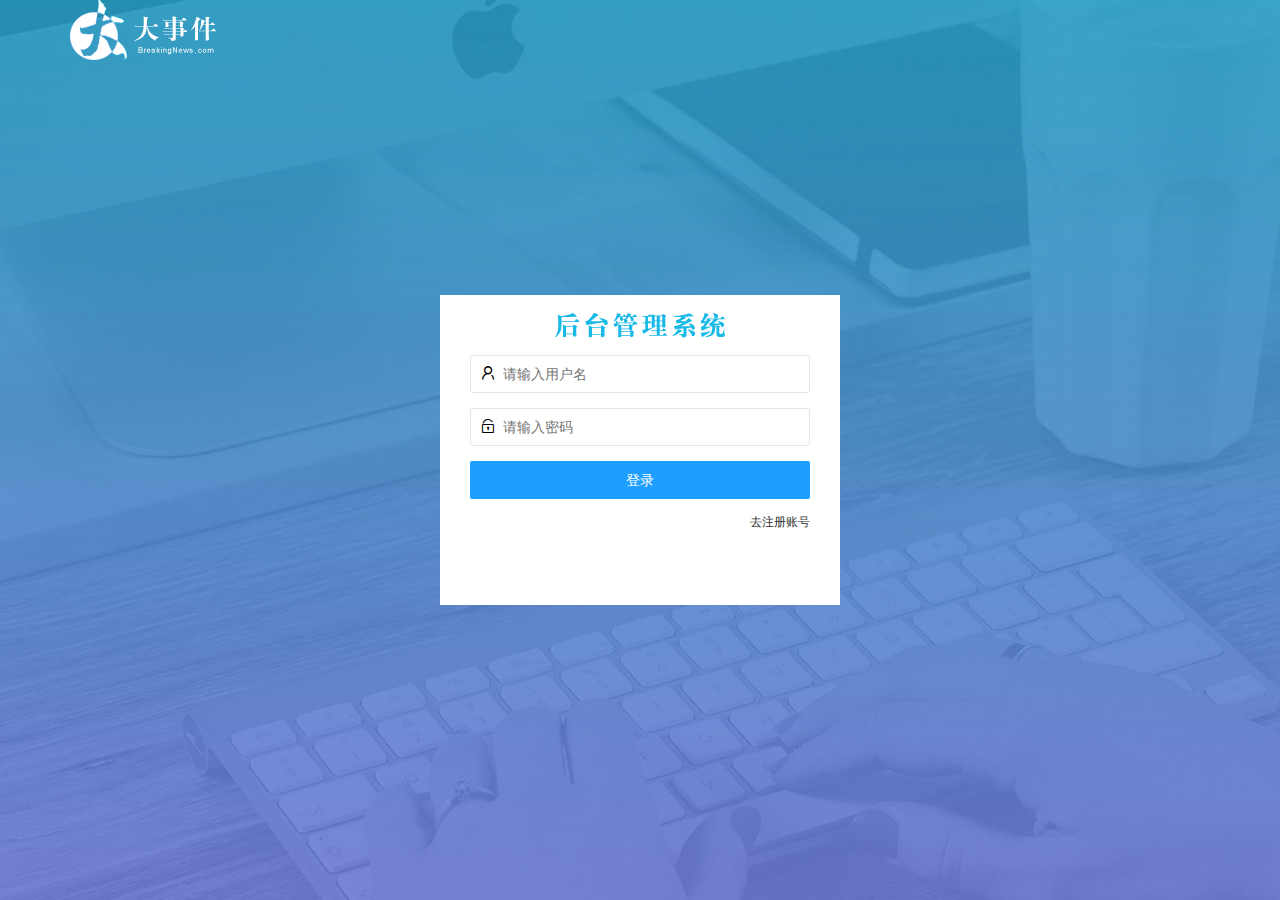
<file: login.html>
<!DOCTYPE html>
<html lang="en">

<head>
    <meta charset="UTF-8" />
    <meta name="viewport" content="width=device-width, initial-scale=1.0" />
    <title>大事件-登录/注册</title>
    <!-- 导入 LayUI 的样式 -->
    <link rel="stylesheet" href="/assets/lib/layui/css/layui.css" />
    <!-- 导入自己的样式表 -->
    <link rel="stylesheet" href="/assets/css/login.css" />
</head>

<body>
    <!-- 头部的 Logo 区域 -->
    <div class="layui-main">
        <img src="/assets/images/logo.png" alt="" />
    </div>

    <!-- 登录注册区域 -->
    <div class="loginAndRegBox">
        <div class="title-box"></div>
        <!-- 登录的div -->
        <div class="login-box">
            <!-- 登录的表单 -->
            <form class="layui-form" id="login_form">
                <!-- 用户名 -->
                <div class="layui-form-item">
                    <i class="layui-icon layui-icon-username"></i>
                    <input type="text" name="username" required lay-verify="required" placeholder="请输入用户名"
                        autocomplete="off" class="layui-input" />
                </div>
                <!-- 密码 -->
                <div class="layui-form-item">
                    <i class="layui-icon layui-icon-password"></i>
                    <input type="password" name="password" required lay-verify="required|pwd" placeholder="请输入密码"
                        autocomplete="off" class="layui-input" />
                </div>
                <!-- 登录按钮 -->
                <div class="layui-form-item">
                    <!-- 注意：表单提交按钮和普通按钮的区别，就是 lay-submit 属性 -->
                    <button class="layui-btn layui-btn-fluid layui-btn-normal" lay-submit>登录</button>
                </div>
                <div class="layui-form-item links">
                    <a href="javascript:;" id="link_reg">去注册账号</a>
                </div>
            </form>
        </div>
        <!-- 注册的div -->
        <div class="reg-box">
            <!-- 注册的表单 -->
            <form class="layui-form" id="reg_form">
                <!-- 用户名 -->
                <div class="layui-form-item">
                    <i class="layui-icon layui-icon-username"></i>
                    <input type="text" name="username" required lay-verify="required" placeholder="请输入用户名"
                        autocomplete="off" class="layui-input" />
                </div>
                <!-- 密码 -->
                <div class="layui-form-item">
                    <i class="layui-icon layui-icon-password"></i>
                    <input type="password" name="password" required lay-verify="required|pwd" placeholder="请输入密码"
                        autocomplete="off" class="layui-input" />
                </div>
                <!-- 确认密码 -->
                <div class="layui-form-item">
                    <i class="layui-icon layui-icon-password"></i>
                    <input type="password" name="repassword" required lay-verify="required|pwd|repwd"
                        placeholder="请再次确认密码" autocomplete="off" class="layui-input" />
                </div>
                <!-- 登录按钮 -->
                <div class="layui-form-item">
                    <!-- 注意：表单提交按钮和普通按钮的区别，就是 lay-submit 属性 -->
                    <button class="layui-btn layui-btn-fluid layui-btn-normal" lay-submit>注册</button>
                </div>
                <div class="layui-form-item links">
                    <a href="javascript:;" id="link_login">去登录</a>
                </div>
            </form>
        </div>
    </div>
    <!-- 引入layui的js文件 -->
    <script src="/assets/lib/layui/layui.all.js"></script>
    <script src="/assets/lib/jquery.js"></script>
    <!-- 引入自己封装的baseAPI.js -->
    <script src="/assets/js/baseAPI.js"></script>
    <script src="/assets/js/login.js"></script>
</body>

</html>
</file>
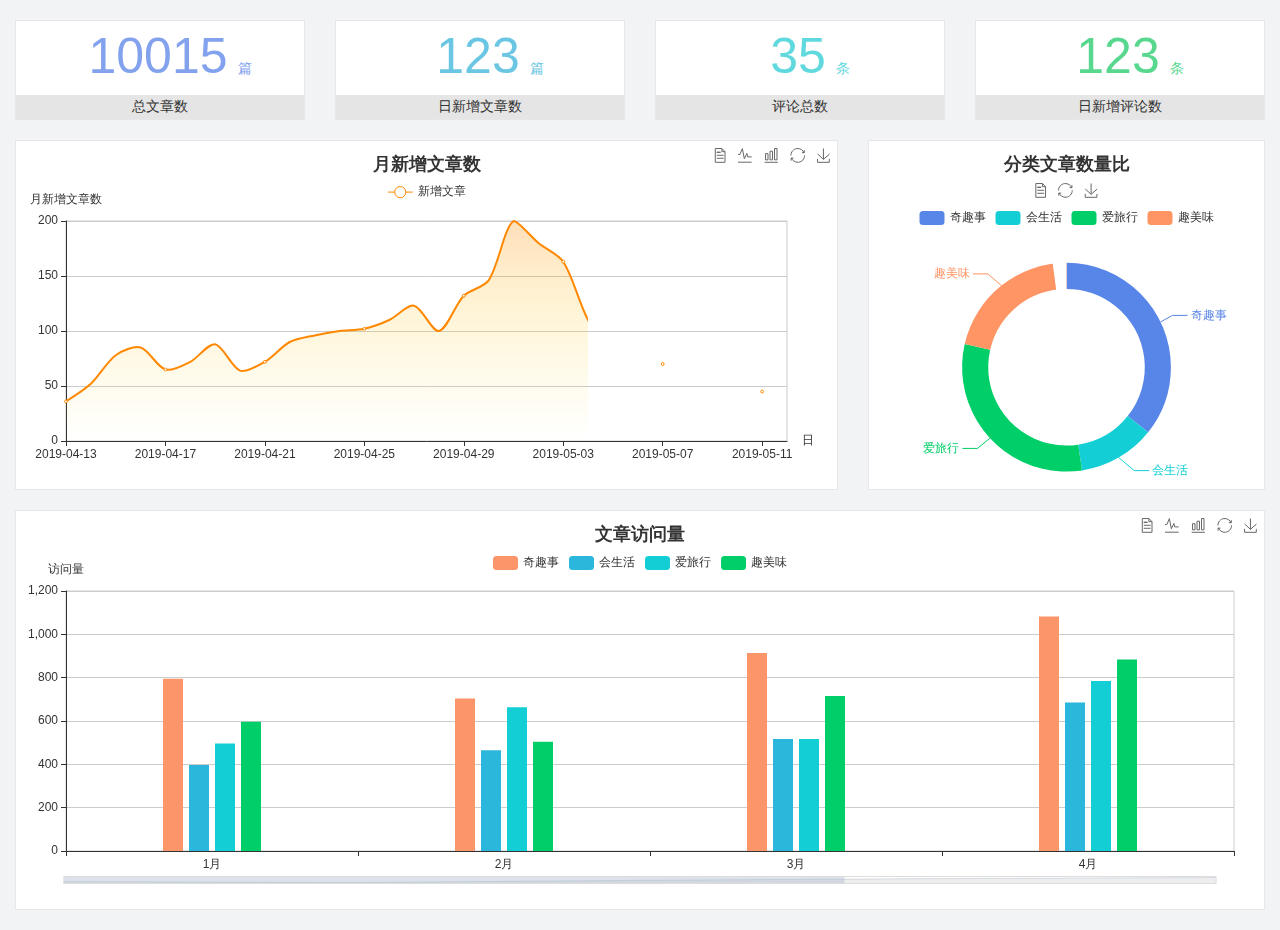
<file: home/dashboard.html>
<!DOCTYPE html>
<html lang="en">

<head>
  <meta charset="UTF-8">
  <meta name="viewport" content="width=device-width, initial-scale=1.0">
  <meta http-equiv="X-UA-Compatible" content="ie=edge">
  <title>图表统计</title>
  <link rel="stylesheet" href="/assets/lib/bootstrap.css" />
  <link rel="stylesheet" href="/assets/lib/main.css" />
  <script src="/assets/lib/jquery.js"></script>
  <script type="text/javascript" src="/assets/lib/echarts.min.js"></script>
</head>

<body>
  <div class="container-fluid">
    <div class="row spannel_list">
      <div class="col-sm-3 col-xs-6">
        <div class="spannel">
          <em>10015</em><span>篇</span>
          <b>总文章数</b>
        </div>
      </div>
      <div class="col-sm-3 col-xs-6">
        <div class="spannel scolor01">
          <em>123</em><span>篇</span>
          <b>日新增文章数</b>
        </div>
      </div>
      <div class="col-sm-3 col-xs-6">
        <div class="spannel scolor02">
          <em>35</em><span>条</span>
          <b>评论总数</b>
        </div>
      </div>
      <div class="col-sm-3 col-xs-6">
        <div class="spannel scolor03">
          <em>123</em><span>条</span>
          <b>日新增评论数</b>
        </div>
      </div>
    </div>
  </div>

  <div class="container-fluid">
    <div class="row curve-pie">
      <div class="col-lg-8 col-md-8">
        <div class="gragh_pannel" id="curve_show"></div>
      </div>
      <div class="col-lg-4 col-md-4">
        <div class="gragh_pannel" id="pie_show"></div>
      </div>
    </div>
  </div>

  <div class="container-fluid">
    <div class="column_pannel" id="column_show"></div>
  </div>

  <script>
    var oChart = echarts.init(document.getElementById('curve_show'));
    var aList_all = [
      { 'count': 36, 'date': '2019-04-13' },
      { 'count': 52, 'date': '2019-04-14' },
      { 'count': 78, 'date': '2019-04-15' },
      { 'count': 85, 'date': '2019-04-16' },
      { 'count': 65, 'date': '2019-04-17' },
      { 'count': 72, 'date': '2019-04-18' },
      { 'count': 88, 'date': '2019-04-19' },
      { 'count': 64, 'date': '2019-04-20' },
      { 'count': 72, 'date': '2019-04-21' },
      { 'count': 90, 'date': '2019-04-22' },
      { 'count': 96, 'date': '2019-04-23' },
      { 'count': 100, 'date': '2019-04-24' },
      { 'count': 102, 'date': '2019-04-25' },
      { 'count': 110, 'date': '2019-04-26' },
      { 'count': 123, 'date': '2019-04-27' },
      { 'count': 100, 'date': '2019-04-28' },
      { 'count': 132, 'date': '2019-04-29' },
      { 'count': 146, 'date': '2019-04-30' },
      { 'count': 200, 'date': '2019-05-01' },
      { 'count': 180, 'date': '2019-05-02' },
      { 'count': 163, 'date': '2019-05-03' },
      { 'count': 110, 'date': '2019-05-04' },
      { 'count': 80, 'date': '2019-05-05' },
      { 'count': 82, 'date': '2019-05-06' },
      { 'count': 70, 'date': '2019-05-07' },
      { 'count': 65, 'date': '2019-05-08' },
      { 'count': 54, 'date': '2019-05-09' },
      { 'count': 40, 'date': '2019-05-10' },
      { 'count': 45, 'date': '2019-05-11' },
      { 'count': 38, 'date': '2019-05-12' },
    ];

    let aCount = [];
    let aDate = [];

    for (var i = 0; i < aList_all.length; i++) {
      aCount.push(aList_all[i].count);
      aDate.push(aList_all[i].date);
    }

    var chartopt = {
      title: {
        text: '月新增文章数',
        left: 'center',
        top: '10'
      },
      tooltip: {
        trigger: 'axis'
      },
      legend: {
        data: ['新增文章'],
        top: '40'
      },
      toolbox: {
        show: true,
        feature: {
          mark: { show: true },
          dataView: { show: true, readOnly: false },
          magicType: { show: true, type: ['line', 'bar'] },
          restore: { show: true },
          saveAsImage: { show: true }
        }
      },
      calculable: true,
      xAxis: [
        {
          name: '日',
          type: 'category',
          boundaryGap: false,
          data: aDate
        }
      ],
      yAxis: [
        {
          name: '月新增文章数',
          type: 'value'
        }
      ],
      series: [
        {
          name: '新增文章',
          type: 'line',
          smooth: true,
          itemStyle: { normal: { areaStyle: { type: 'default' }, color: '#f80' }, lineStyle: { color: '#f80' } },
          data: aCount
        }],
      areaStyle: {
        normal: {
          color: new echarts.graphic.LinearGradient(0, 0, 0, 1, [{
            offset: 0,
            color: 'rgba(255,136,0,0.39)'
          }, {
            offset: .34,
            color: 'rgba(255,180,0,0.25)'
          }, {
            offset: 1,
            color: 'rgba(255,222,0,0.00)'
          }])

        }
      },
      grid: {
        show: true,
        x: 50,
        x2: 50,
        y: 80,
        height: 220
      }
    };

    oChart.setOption(chartopt);


    var oPie = echarts.init(document.getElementById('pie_show'));
    var oPieopt =
    {
      title: {
        top: 10,
        text: '分类文章数量比',
        x: 'center'
      },
      tooltip: {
        trigger: 'item',
        formatter: "{a} <br/>{b} : {c} ({d}%)"
      },
      color: ['#5885e8', '#13cfd5', '#00ce68', '#ff9565'],
      legend: {
        x: 'center',
        top: 65,
        data: ['奇趣事', '会生活', '爱旅行', '趣美味']
      },
      toolbox: {
        show: true,
        x: 'center',
        top: 35,
        feature: {
          mark: { show: true },
          dataView: { show: true, readOnly: false },
          magicType: {
            show: true,
            type: ['pie', 'funnel'],
            option: {
              funnel: {
                x: '25%',
                width: '50%',
                funnelAlign: 'left',
                max: 1548
              }
            }
          },
          restore: { show: true },
          saveAsImage: { show: true }
        }
      },
      calculable: true,
      series: [
        {
          name: '访问来源',
          type: 'pie',
          radius: ['45%', '60%'],
          center: ['50%', '65%'],
          data: [
            { value: 300, name: '奇趣事' },
            { value: 100, name: '会生活' },
            { value: 260, name: '爱旅行' },
            { value: 180, name: '趣美味' }
          ]
        }
      ]
    };
    oPie.setOption(oPieopt);



    var oColumn = this.echarts.init(document.getElementById('column_show'));
    var oColumnopt =
    {
      title: {
        text: '文章访问量',
        left: 'center',
        top: '10'
      },
      tooltip: {
        trigger: 'axis'
      },
      legend: {
        data: ['奇趣事', '会生活', '爱旅行', '趣美味'],
        top: '40'
      },
      toolbox: {
        show: true,
        feature: {
          mark: { show: true },
          dataView: { show: true, readOnly: false },
          magicType: { show: true, type: ['line', 'bar'] },
          restore: { show: true },
          saveAsImage: { show: true }
        }
      },
      calculable: true,
      xAxis: [
        {
          type: 'category',
          data: ['1月', '2月', '3月', '4月', '5月']
        }
      ],
      yAxis: [
        {
          name: '访问量',
          type: 'value'
        }
      ],
      series: [
        {
          name: '奇趣事',
          type: 'bar',
          barWidth: 20,
          itemStyle: {
            normal: { areaStyle: { type: 'default' }, color: '#fd956a' }
          },
          data: [800, 708, 920, 1090, 1200]
        },
        {
          name: '会生活',
          type: 'bar',
          barWidth: 20,
          itemStyle: {
            normal: { areaStyle: { type: 'default' }, color: '#2bb6db' }
          },
          data: [400, 468, 520, 690, 800]
        },
        {
          name: '爱旅行',
          type: 'bar',
          barWidth: 20,
          itemStyle: {
            normal: { areaStyle: { type: 'default' }, color: '#13cfd5' }
          },
          data: [500, 668, 520, 790, 900]
        },
        {
          name: '趣美味',
          type: 'bar',
          barWidth: 20,
          itemStyle: {
            normal: { areaStyle: { type: 'default' }, color: '#00ce68' }
          },
          data: [600, 508, 720, 890, 1000]
        }
      ],
      grid: {
        show: true,
        x: 50,
        x2: 30,
        y: 80,
        height: 260
      },
      dataZoom: [//给x轴设置滚动条
        {
          start: 0,//默认为0
          end: 100 - 1000 / 31,//默认为100
          type: 'slider',
          show: true,
          xAxisIndex: [0],
          handleSize: 0,//滑动条的 左右2个滑动条的大小
          height: 8,//组件高度
          left: 45, //左边的距离
          right: 50,//右边的距离
          bottom: 26,//右边的距离
          handleColor: '#ddd',//h滑动图标的颜色
          handleStyle: {
            borderColor: "#cacaca",
            borderWidth: "1",
            shadowBlur: 2,
            background: "#ddd",
            shadowColor: "#ddd",
          }
        }]
    };
    oColumn.setOption(oColumnopt);
  </script>
</body>

</html>
</file>
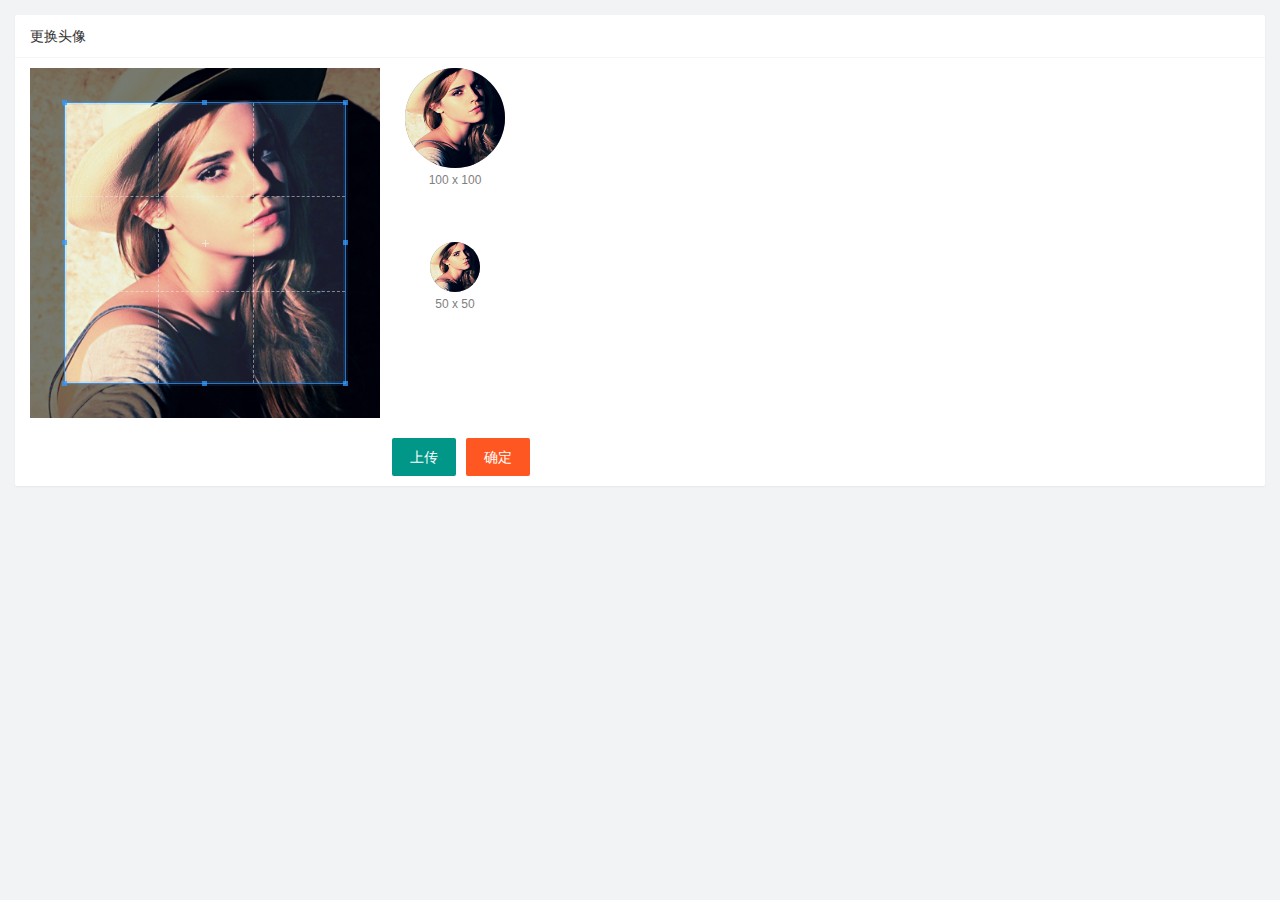
<file: user/user_avatar.html>
<!DOCTYPE html>
<html lang="en">

<head>
    <meta charset="UTF-8" />
    <meta name="viewport" content="width=device-width, initial-scale=1.0" />
    <title>Document</title>
    <link rel="stylesheet" href="/assets/lib/cropper/cropper.css" />
    <link rel="stylesheet" href="/assets/lib/layui/css/layui.css" />
    <link rel="stylesheet" href="/assets/css/user/user_avatar.css" />
</head>

<body>
    <!-- 卡片区域 -->
    <div class="layui-card">
        <div class="layui-card-header">更换头像</div>
        <div class="layui-card-body">
            <!-- 第一行的图片裁剪和预览区域 -->
            <div class="row1">
                <!-- 图片裁剪区域 -->
                <div class="cropper-box">
                    <!-- 这个 img 标签很重要，将来会把它初始化为裁剪区域 -->
                    <img id="image" src="/assets/images/sample.jpg" />
                </div>
                <!-- 图片的预览区域 -->
                <div class="preview-box">
                    <div>
                        <!-- 宽高为 100px 的预览区域 -->
                        <div class="img-preview w100"></div>
                        <p class="size">100 x 100</p>
                    </div>
                    <div>
                        <!-- 宽高为 50px 的预览区域 -->
                        <div class="img-preview w50"></div>
                        <p class="size">50 x 50</p>
                    </div>
                </div>
            </div <!-- 第二行的按钮区域 -->
            <div class="row2">
                <input type="file" id="file" accept="image/png,image/jpeg" style="display:none" />
                <button type="button" class="layui-btn" id="btnChooseImage">上传</button>
                <button type="button" class="layui-btn layui-btn-danger" id="upload">确定</button>
            </div>
        </div>
    </div>
    <script src="/assets/lib/layui/layui.all.js"></script>
    <script src="/assets/lib/jquery.js"></script>
    <script src="/assets/lib/cropper/Cropper.js"></script>
    <script src="/assets/lib/cropper/jquery-cropper.js"></script>
    <script src="/assets/js/baseAPI.js"></script>
    <script src="/assets/js/user_avatar.js"></script>
</body>

</html>
</file>
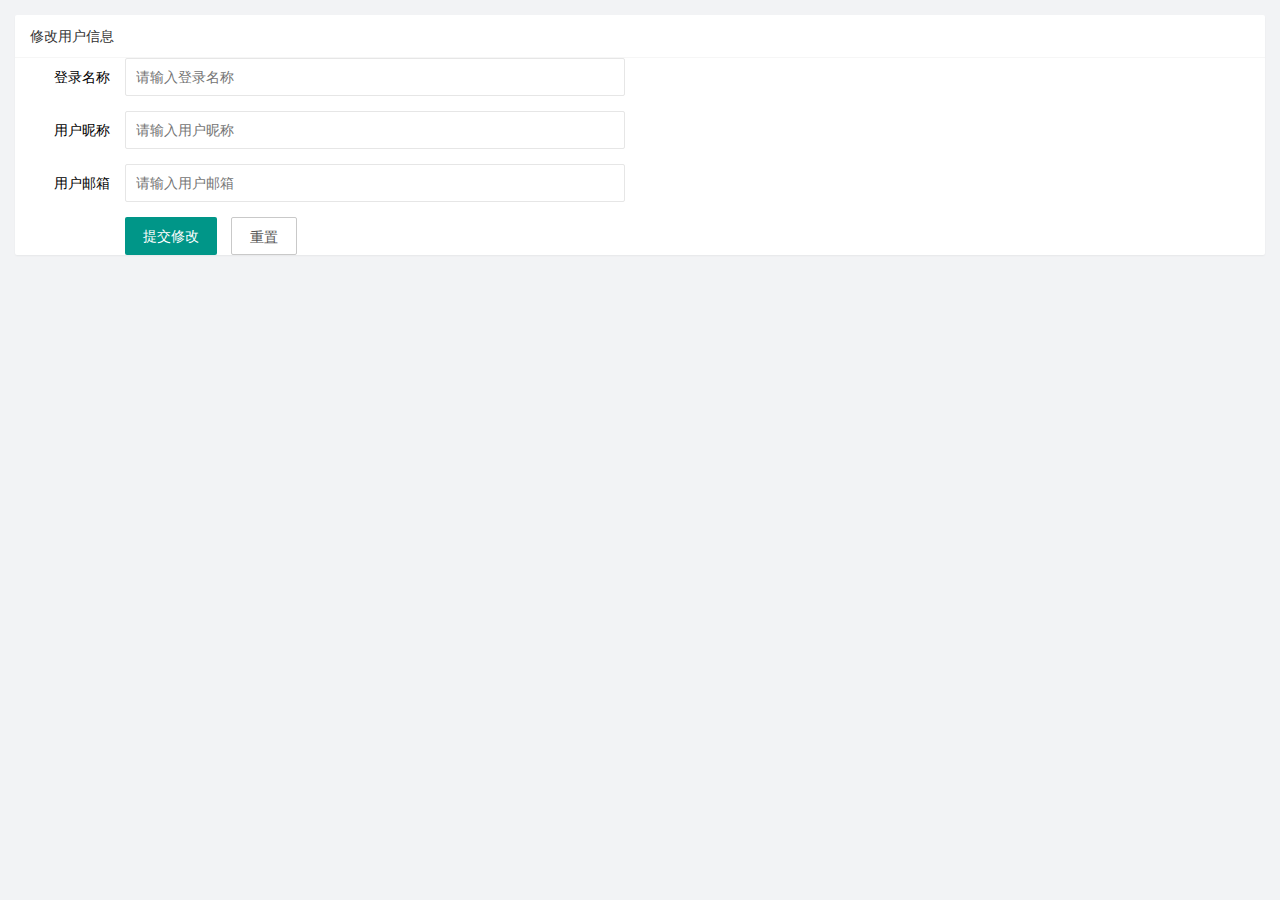
<file: user/user_info.html>
<!DOCTYPE html>
<html lang="en">

<head>
    <meta charset="UTF-8">
    <meta http-equiv="X-UA-Compatible" content="IE=edge">
    <meta name="viewport" content="width=device-width, initial-scale=1.0">
    <title>Document</title>
    <link rel="stylesheet" href="/assets/lib/layui/css/layui.css">
    <link rel="stylesheet" href="/assets/css/user/user_info.css">
</head>

<body>
    <!-- 卡片区域 -->
    <div class="layui-card">
        <div class="layui-card-header">修改用户信息</div>
        <!-- form 表单区域 -->
        <form class="layui-form" lay-filter="formUserInfo">
            <input type="hidden" name="id" value="" />
            <div class="layui-form-item">
                <label class="layui-form-label">登录名称</label>
                <div class="layui-input-block">
                    <input type="text" name="username" required lay-verify="required" placeholder="请输入登录名称"
                        autocomplete="off" class="layui-input" readonly />
                </div>
            </div>
            <div class="layui-form-item">
                <label class="layui-form-label">用户昵称</label>
                <div class="layui-input-block">
                    <input type="text" name="nickname" required lay-verify="required|nickname" placeholder="请输入用户昵称"
                        autocomplete="off" class="layui-input" />
                </div>
            </div>
            <div class="layui-form-item">
                <label class="layui-form-label">用户邮箱</label>
                <div class="layui-input-block">
                    <input type="text" name="email" required lay-verify="required|email" placeholder="请输入用户邮箱"
                        autocomplete="off" class="layui-input" />
                </div>
            </div>
            <div class="layui-form-item">
                <div class="layui-input-block">
                    <button class="layui-btn" lay-submit lay-filter="formDemo">提交修改</button>
                    <button type="reset" class="layui-btn layui-btn-primary" id="reset">重置</button>
                </div>
            </div>
        </form>
    </div>

    <script src="/assets/lib/layui/layui.all.js"></script>
    <script src="/assets/lib/jquery.js"></script>
    <script src="/assets/js/baseAPI.js"></script>
    <script src="/assets/js/user_info.js"></script>
</body>

</html>
</file>
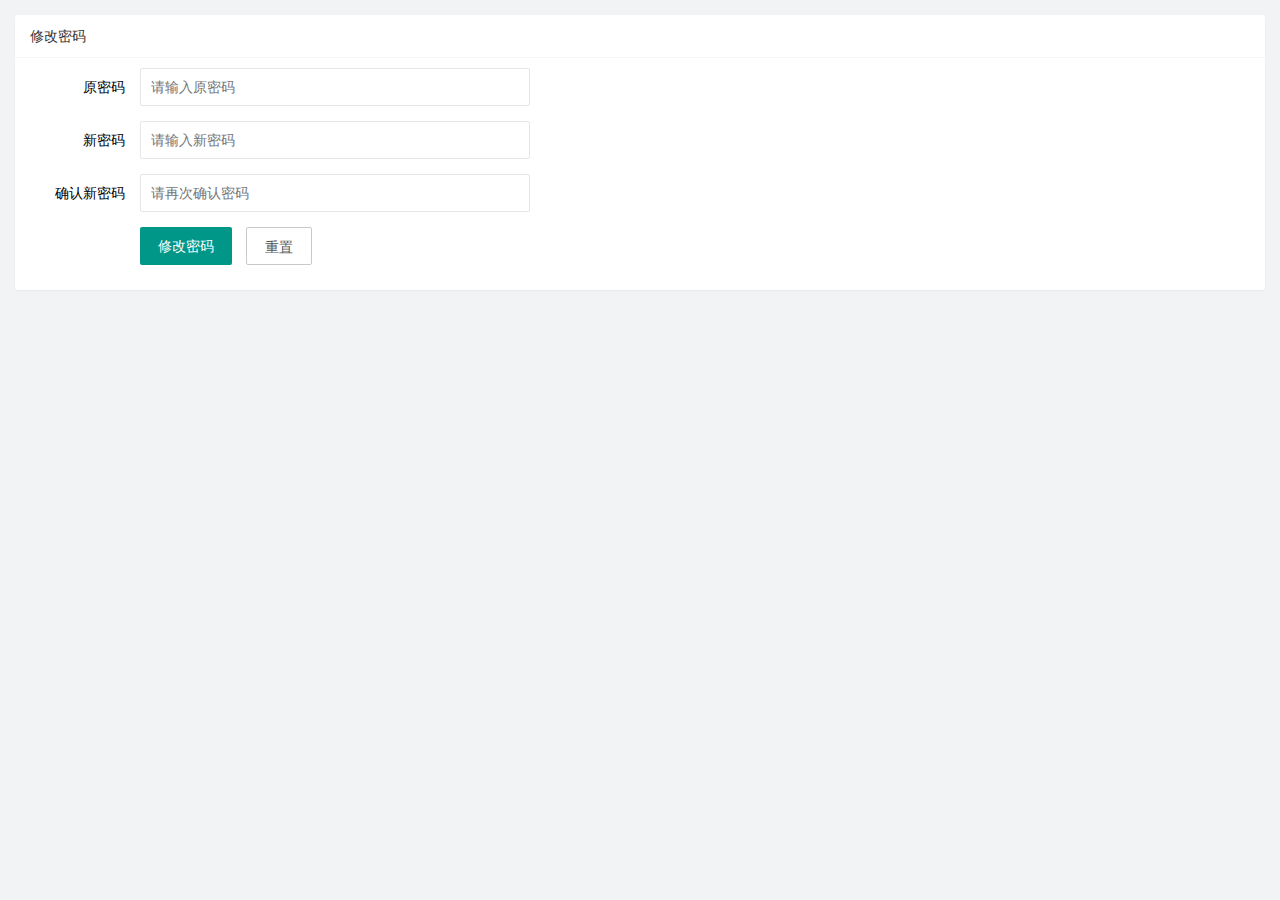
<file: user/user_pwd.html>
<!DOCTYPE html>
<html lang="en">

<head>
    <meta charset="UTF-8" />
    <meta name="viewport" content="width=device-width, initial-scale=1.0" />
    <title>Document</title>
    <link rel="stylesheet" href="/assets/lib/layui/css/layui.css" />
    <link rel="stylesheet" href="/assets/css/user/user_pwd.css" />
</head>

<body>
    <!-- 卡片区域 -->
    <div class="layui-card">
        <div class="layui-card-header">修改密码</div>
        <div class="layui-card-body">
            <form class="layui-form">
                <div class="layui-form-item">
                    <label class="layui-form-label">原密码</label>
                    <div class="layui-input-block">
                        <input type="password" name="oldPwd" required lay-verify="required|pwd" placeholder="请输入原密码"
                            autocomplete="off" class="layui-input" />
                    </div>
                </div>
                <div class="layui-form-item">
                    <label class="layui-form-label">新密码</label>
                    <div class="layui-input-block">
                        <input type="password" name="newPwd" required lay-verify="required|pwd|samePwd"
                            placeholder="请输入新密码" autocomplete="off" class="layui-input" />
                    </div>
                </div>
                <div class="layui-form-item">
                    <label class="layui-form-label">确认新密码</label>
                    <div class="layui-input-block">
                        <input type="password" name="rePwd" required lay-verify="required|pwd|rePwd"
                            placeholder="请再次确认密码" autocomplete="off" class="layui-input" />
                    </div>
                </div>
                <div class="layui-form-item">
                    <div class="layui-input-block">
                        <button class="layui-btn" lay-submit lay-filter="formDemo">修改密码</button>
                        <button type="reset" class="layui-btn layui-btn-primary">重置</button>
                    </div>
                </div>
            </form>
        </div>
    </div>
    <script src="/assets/lib/layui/layui.all.js"></script>
    <script src="/assets/lib/jquery.js"></script>
    <script src="/assets/js/baseAPI.js"></script>
    <script src="/assets/js/user_pwd.js"></script>
</body>

</html>
</file>
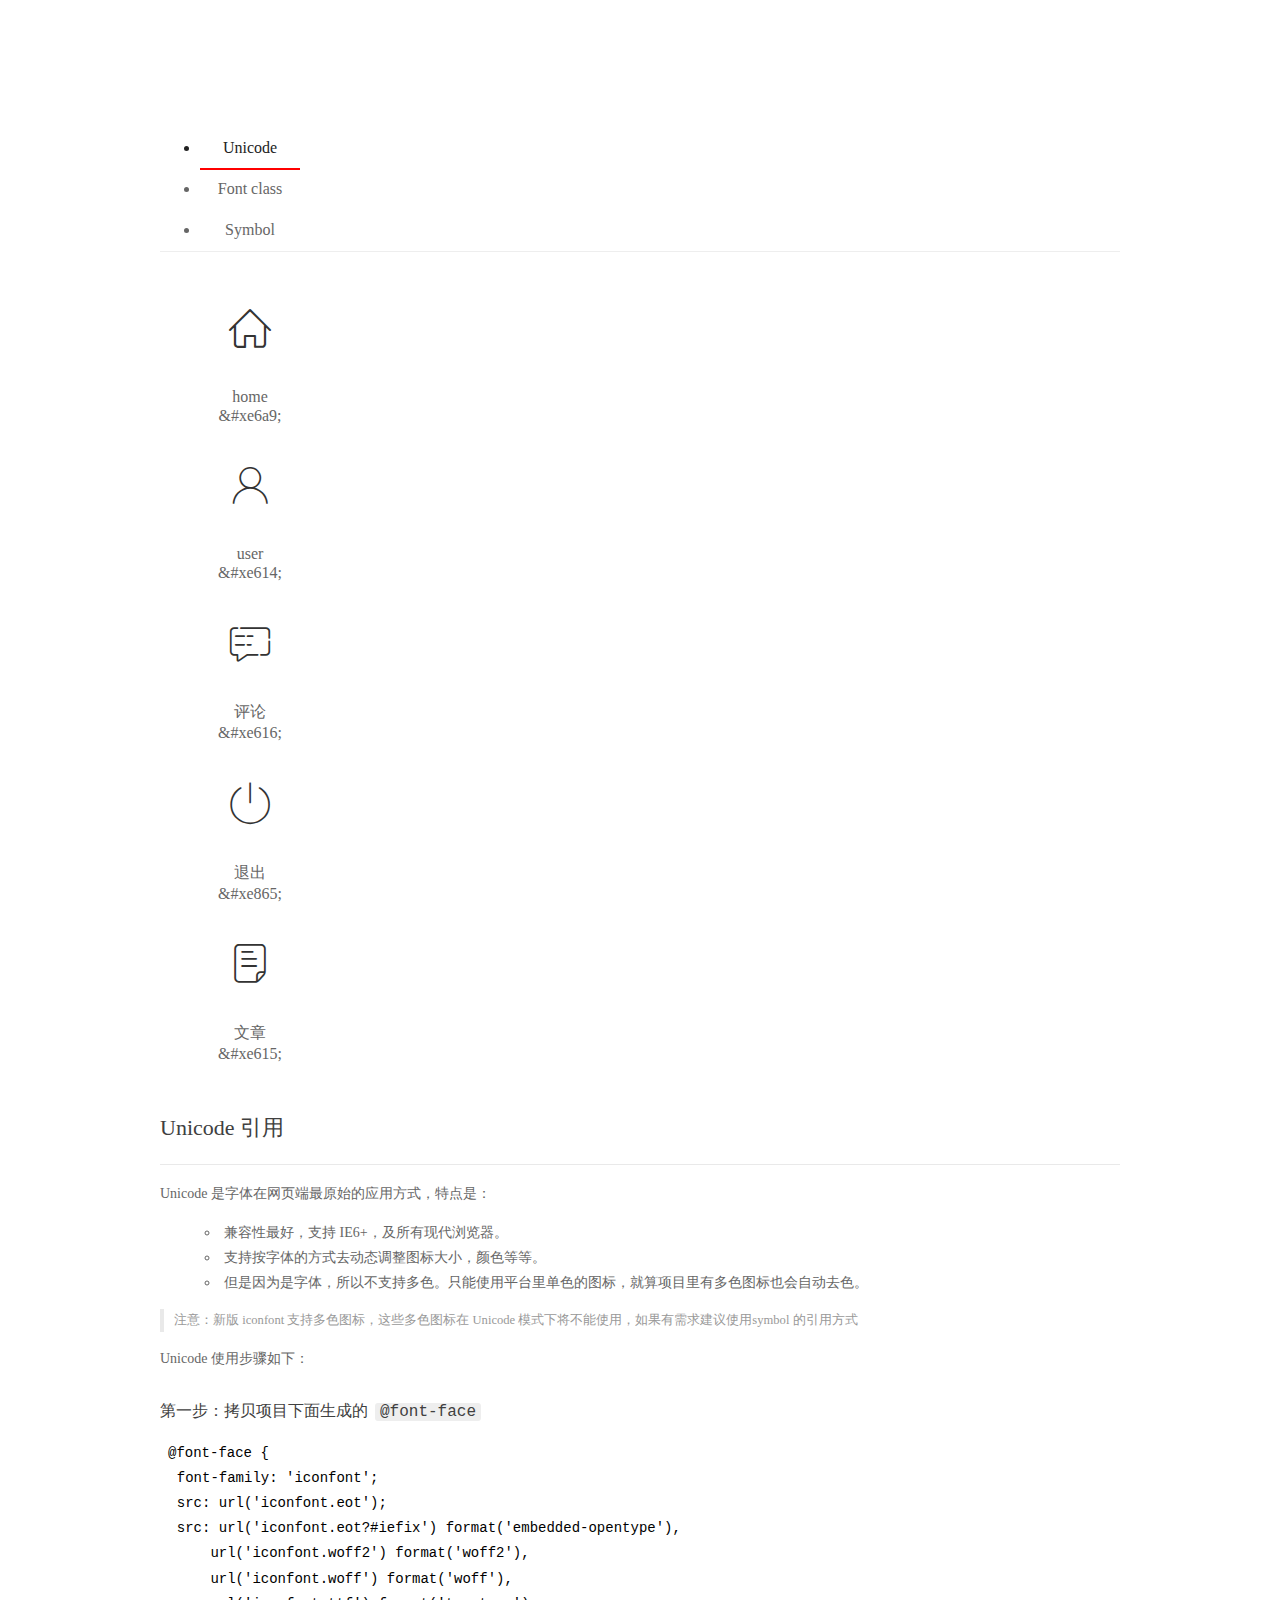
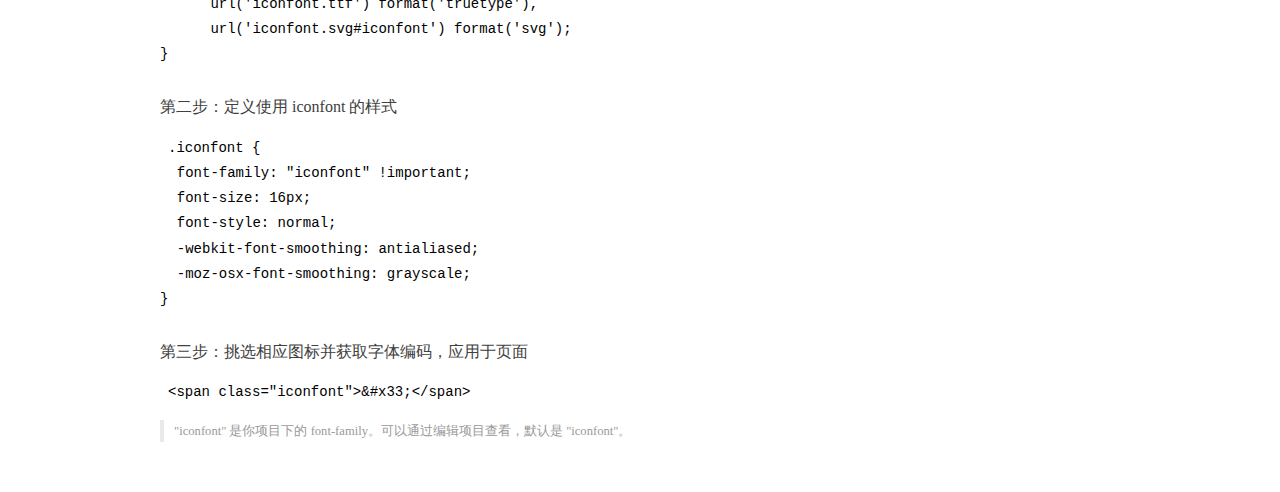
<file: assets/fonts/demo_index.html>
<!DOCTYPE html>
<html>
<head>
  <meta charset="utf-8"/>
  <title>IconFont Demo</title>
  <link rel="shortcut icon" href="https://gtms04.alicdn.com/tps/i4/TB1_oz6GVXXXXaFXpXXJDFnIXXX-64-64.ico" type="image/x-icon"/>
  <link rel="stylesheet" href="https://g.alicdn.com/thx/cube/1.3.2/cube.min.css">
  <link rel="stylesheet" href="demo.css">
  <link rel="stylesheet" href="iconfont.css">
  <script src="iconfont.js"></script>
  <!-- jQuery -->
  <script src="https://a1.alicdn.com/oss/uploads/2018/12/26/7bfddb60-08e8-11e9-9b04-53e73bb6408b.js"></script>
  <!-- 代码高亮 -->
  <script src="https://a1.alicdn.com/oss/uploads/2018/12/26/a3f714d0-08e6-11e9-8a15-ebf944d7534c.js"></script>
</head>
<body>
  <div class="main">
    <h1 class="logo"><a href="https://www.iconfont.cn/" title="iconfont 首页" target="_blank">&#xe86b;</a></h1>
    <div class="nav-tabs">
      <ul id="tabs" class="dib-box">
        <li class="dib active"><span>Unicode</span></li>
        <li class="dib"><span>Font class</span></li>
        <li class="dib"><span>Symbol</span></li>
      </ul>
      
    </div>
    <div class="tab-container">
      <div class="content unicode" style="display: block;">
          <ul class="icon_lists dib-box">
          
            <li class="dib">
              <span class="icon iconfont">&#xe6a9;</span>
                <div class="name">home</div>
                <div class="code-name">&amp;#xe6a9;</div>
              </li>
          
            <li class="dib">
              <span class="icon iconfont">&#xe614;</span>
                <div class="name">user</div>
                <div class="code-name">&amp;#xe614;</div>
              </li>
          
            <li class="dib">
              <span class="icon iconfont">&#xe616;</span>
                <div class="name">评论</div>
                <div class="code-name">&amp;#xe616;</div>
              </li>
          
            <li class="dib">
              <span class="icon iconfont">&#xe865;</span>
                <div class="name">退出</div>
                <div class="code-name">&amp;#xe865;</div>
              </li>
          
            <li class="dib">
              <span class="icon iconfont">&#xe615;</span>
                <div class="name">文章</div>
                <div class="code-name">&amp;#xe615;</div>
              </li>
          
          </ul>
          <div class="article markdown">
          <h2 id="unicode-">Unicode 引用</h2>
          <hr>

          <p>Unicode 是字体在网页端最原始的应用方式，特点是：</p>
          <ul>
            <li>兼容性最好，支持 IE6+，及所有现代浏览器。</li>
            <li>支持按字体的方式去动态调整图标大小，颜色等等。</li>
            <li>但是因为是字体，所以不支持多色。只能使用平台里单色的图标，就算项目里有多色图标也会自动去色。</li>
          </ul>
          <blockquote>
            <p>注意：新版 iconfont 支持多色图标，这些多色图标在 Unicode 模式下将不能使用，如果有需求建议使用symbol 的引用方式</p>
          </blockquote>
          <p>Unicode 使用步骤如下：</p>
          <h3 id="-font-face">第一步：拷贝项目下面生成的 <code>@font-face</code></h3>
<pre><code class="language-css"
>@font-face {
  font-family: 'iconfont';
  src: url('iconfont.eot');
  src: url('iconfont.eot?#iefix') format('embedded-opentype'),
      url('iconfont.woff2') format('woff2'),
      url('iconfont.woff') format('woff'),
      url('iconfont.ttf') format('truetype'),
      url('iconfont.svg#iconfont') format('svg');
}
</code></pre>
          <h3 id="-iconfont-">第二步：定义使用 iconfont 的样式</h3>
<pre><code class="language-css"
>.iconfont {
  font-family: "iconfont" !important;
  font-size: 16px;
  font-style: normal;
  -webkit-font-smoothing: antialiased;
  -moz-osx-font-smoothing: grayscale;
}
</code></pre>
          <h3 id="-">第三步：挑选相应图标并获取字体编码，应用于页面</h3>
<pre>
<code class="language-html"
>&lt;span class="iconfont"&gt;&amp;#x33;&lt;/span&gt;
</code></pre>
          <blockquote>
            <p>"iconfont" 是你项目下的 font-family。可以通过编辑项目查看，默认是 "iconfont"。</p>
          </blockquote>
          </div>
      </div>
      <div class="content font-class">
        <ul class="icon_lists dib-box">
          
          <li class="dib">
            <span class="icon iconfont icon-home"></span>
            <div class="name">
              home
            </div>
            <div class="code-name">.icon-home
            </div>
          </li>
          
          <li class="dib">
            <span class="icon iconfont icon-user"></span>
            <div class="name">
              user
            </div>
            <div class="code-name">.icon-user
            </div>
          </li>
          
          <li class="dib">
            <span class="icon iconfont icon-pinglun"></span>
            <div class="name">
              评论
            </div>
            <div class="code-name">.icon-pinglun
            </div>
          </li>
          
          <li class="dib">
            <span class="icon iconfont icon-tuichu"></span>
            <div class="name">
              退出
            </div>
            <div class="code-name">.icon-tuichu
            </div>
          </li>
          
          <li class="dib">
            <span class="icon iconfont icon-16"></span>
            <div class="name">
              文章
            </div>
            <div class="code-name">.icon-16
            </div>
          </li>
          
        </ul>
        <div class="article markdown">
        <h2 id="font-class-">font-class 引用</h2>
        <hr>

        <p>font-class 是 Unicode 使用方式的一种变种，主要是解决 Unicode 书写不直观，语意不明确的问题。</p>
        <p>与 Unicode 使用方式相比，具有如下特点：</p>
        <ul>
          <li>兼容性良好，支持 IE8+，及所有现代浏览器。</li>
          <li>相比于 Unicode 语意明确，书写更直观。可以很容易分辨这个 icon 是什么。</li>
          <li>因为使用 class 来定义图标，所以当要替换图标时，只需要修改 class 里面的 Unicode 引用。</li>
          <li>不过因为本质上还是使用的字体，所以多色图标还是不支持的。</li>
        </ul>
        <p>使用步骤如下：</p>
        <h3 id="-fontclass-">第一步：引入项目下面生成的 fontclass 代码：</h3>
<pre><code class="language-html">&lt;link rel="stylesheet" href="./iconfont.css"&gt;
</code></pre>
        <h3 id="-">第二步：挑选相应图标并获取类名，应用于页面：</h3>
<pre><code class="language-html">&lt;span class="iconfont icon-xxx"&gt;&lt;/span&gt;
</code></pre>
        <blockquote>
          <p>"
            iconfont" 是你项目下的 font-family。可以通过编辑项目查看，默认是 "iconfont"。</p>
        </blockquote>
      </div>
      </div>
      <div class="content symbol">
          <ul class="icon_lists dib-box">
          
            <li class="dib">
                <svg class="icon svg-icon" aria-hidden="true">
                  <use xlink:href="#icon-home"></use>
                </svg>
                <div class="name">home</div>
                <div class="code-name">#icon-home</div>
            </li>
          
            <li class="dib">
                <svg class="icon svg-icon" aria-hidden="true">
                  <use xlink:href="#icon-user"></use>
                </svg>
                <div class="name">user</div>
                <div class="code-name">#icon-user</div>
            </li>
          
            <li class="dib">
                <svg class="icon svg-icon" aria-hidden="true">
                  <use xlink:href="#icon-pinglun"></use>
                </svg>
                <div class="name">评论</div>
                <div class="code-name">#icon-pinglun</div>
            </li>
          
            <li class="dib">
                <svg class="icon svg-icon" aria-hidden="true">
                  <use xlink:href="#icon-tuichu"></use>
                </svg>
                <div class="name">退出</div>
                <div class="code-name">#icon-tuichu</div>
            </li>
          
            <li class="dib">
                <svg class="icon svg-icon" aria-hidden="true">
                  <use xlink:href="#icon-16"></use>
                </svg>
                <div class="name">文章</div>
                <div class="code-name">#icon-16</div>
            </li>
          
          </ul>
          <div class="article markdown">
          <h2 id="symbol-">Symbol 引用</h2>
          <hr>

          <p>这是一种全新的使用方式，应该说这才是未来的主流，也是平台目前推荐的用法。相关介绍可以参考这篇<a href="">文章</a>
            这种用法其实是做了一个 SVG 的集合，与另外两种相比具有如下特点：</p>
          <ul>
            <li>支持多色图标了，不再受单色限制。</li>
            <li>通过一些技巧，支持像字体那样，通过 <code>font-size</code>, <code>color</code> 来调整样式。</li>
            <li>兼容性较差，支持 IE9+，及现代浏览器。</li>
            <li>浏览器渲染 SVG 的性能一般，还不如 png。</li>
          </ul>
          <p>使用步骤如下：</p>
          <h3 id="-symbol-">第一步：引入项目下面生成的 symbol 代码：</h3>
<pre><code class="language-html">&lt;script src="./iconfont.js"&gt;&lt;/script&gt;
</code></pre>
          <h3 id="-css-">第二步：加入通用 CSS 代码（引入一次就行）：</h3>
<pre><code class="language-html">&lt;style&gt;
.icon {
  width: 1em;
  height: 1em;
  vertical-align: -0.15em;
  fill: currentColor;
  overflow: hidden;
}
&lt;/style&gt;
</code></pre>
          <h3 id="-">第三步：挑选相应图标并获取类名，应用于页面：</h3>
<pre><code class="language-html">&lt;svg class="icon" aria-hidden="true"&gt;
  &lt;use xlink:href="#icon-xxx"&gt;&lt;/use&gt;
&lt;/svg&gt;
</code></pre>
          </div>
      </div>

    </div>
  </div>
  <script>
  $(document).ready(function () {
      $('.tab-container .content:first').show()

      $('#tabs li').click(function (e) {
        var tabContent = $('.tab-container .content')
        var index = $(this).index()

        if ($(this).hasClass('active')) {
          return
        } else {
          $('#tabs li').removeClass('active')
          $(this).addClass('active')

          tabContent.hide().eq(index).fadeIn()
        }
      })
    })
  </script>
</body>
</html>
</file>
<file: assets/lib/layui/css/layui.css>
/** layui-v2.5.5 MIT License By https://www.layui.com */
 .layui-inline,img{display:inline-block;vertical-align:middle}h1,h2,h3,h4,h5,h6{font-weight:400}.layui-edge,.layui-header,.layui-inline,.layui-main{position:relative}.layui-body,.layui-edge,.layui-elip{overflow:hidden}.layui-btn,.layui-edge,.layui-inline,img{vertical-align:middle}.layui-btn,.layui-disabled,.layui-icon,.layui-unselect{-moz-user-select:none;-webkit-user-select:none;-ms-user-select:none}.layui-elip,.layui-form-checkbox span,.layui-form-pane .layui-form-label{text-overflow:ellipsis;white-space:nowrap}.layui-breadcrumb,.layui-tree-btnGroup{visibility:hidden}blockquote,body,button,dd,div,dl,dt,form,h1,h2,h3,h4,h5,h6,input,li,ol,p,pre,td,textarea,th,ul{margin:0;padding:0;-webkit-tap-highlight-color:rgba(0,0,0,0)}a:active,a:hover{outline:0}img{border:none}li{list-style:none}table{border-collapse:collapse;border-spacing:0}h4,h5,h6{font-size:100%}button,input,optgroup,option,select,textarea{font-family:inherit;font-size:inherit;font-style:inherit;font-weight:inherit;outline:0}pre{white-space:pre-wrap;white-space:-moz-pre-wrap;white-space:-pre-wrap;white-space:-o-pre-wrap;word-wrap:break-word}body{line-height:24px;font:14px Helvetica Neue,Helvetica,PingFang SC,Tahoma,Arial,sans-serif}hr{height:1px;margin:10px 0;border:0;clear:both}a{color:#333;text-decoration:none}a:hover{color:#777}a cite{font-style:normal;*cursor:pointer}.layui-border-box,.layui-border-box *{box-sizing:border-box}.layui-box,.layui-box *{box-sizing:content-box}.layui-clear{clear:both;*zoom:1}.layui-clear:after{content:'\20';clear:both;*zoom:1;display:block;height:0}.layui-inline{*display:inline;*zoom:1}.layui-edge{display:inline-block;width:0;height:0;border-width:6px;border-style:dashed;border-color:transparent}.layui-edge-top{top:-4px;border-bottom-color:#999;border-bottom-style:solid}.layui-edge-right{border-left-color:#999;border-left-style:solid}.layui-edge-bottom{top:2px;border-top-color:#999;border-top-style:solid}.layui-edge-left{border-right-color:#999;border-right-style:solid}.layui-disabled,.layui-disabled:hover{color:#d2d2d2!important;cursor:not-allowed!important}.layui-circle{border-radius:100%}.layui-show{display:block!important}.layui-hide{display:none!important}@font-face{font-family:layui-icon;src:url(../font/iconfont.eot?v=250);src:url(../font/iconfont.eot?v=250#iefix) format('embedded-opentype'),url(../font/iconfont.woff2?v=250) format('woff2'),url(../font/iconfont.woff?v=250) format('woff'),url(../font/iconfont.ttf?v=250) format('truetype'),url(../font/iconfont.svg?v=250#layui-icon) format('svg')}.layui-icon{font-family:layui-icon!important;font-size:16px;font-style:normal;-webkit-font-smoothing:antialiased;-moz-osx-font-smoothing:grayscale}.layui-icon-reply-fill:before{content:"\e611"}.layui-icon-set-fill:before{content:"\e614"}.layui-icon-menu-fill:before{content:"\e60f"}.layui-icon-search:before{content:"\e615"}.layui-icon-share:before{content:"\e641"}.layui-icon-set-sm:before{content:"\e620"}.layui-icon-engine:before{content:"\e628"}.layui-icon-close:before{content:"\1006"}.layui-icon-close-fill:before{content:"\1007"}.layui-icon-chart-screen:before{content:"\e629"}.layui-icon-star:before{content:"\e600"}.layui-icon-circle-dot:before{content:"\e617"}.layui-icon-chat:before{content:"\e606"}.layui-icon-release:before{content:"\e609"}.layui-icon-list:before{content:"\e60a"}.layui-icon-chart:before{content:"\e62c"}.layui-icon-ok-circle:before{content:"\1005"}.layui-icon-layim-theme:before{content:"\e61b"}.layui-icon-table:before{content:"\e62d"}.layui-icon-right:before{content:"\e602"}.layui-icon-left:before{content:"\e603"}.layui-icon-cart-simple:before{content:"\e698"}.layui-icon-face-cry:before{content:"\e69c"}.layui-icon-face-smile:before{content:"\e6af"}.layui-icon-survey:before{content:"\e6b2"}.layui-icon-tree:before{content:"\e62e"}.layui-icon-upload-circle:before{content:"\e62f"}.layui-icon-add-circle:before{content:"\e61f"}.layui-icon-download-circle:before{content:"\e601"}.layui-icon-templeate-1:before{content:"\e630"}.layui-icon-util:before{content:"\e631"}.layui-icon-face-surprised:before{content:"\e664"}.layui-icon-edit:before{content:"\e642"}.layui-icon-speaker:before{content:"\e645"}.layui-icon-down:before{content:"\e61a"}.layui-icon-file:before{content:"\e621"}.layui-icon-layouts:before{content:"\e632"}.layui-icon-rate-half:before{content:"\e6c9"}.layui-icon-add-circle-fine:before{content:"\e608"}.layui-icon-prev-circle:before{content:"\e633"}.layui-icon-read:before{content:"\e705"}.layui-icon-404:before{content:"\e61c"}.layui-icon-carousel:before{content:"\e634"}.layui-icon-help:before{content:"\e607"}.layui-icon-code-circle:before{content:"\e635"}.layui-icon-water:before{content:"\e636"}.layui-icon-username:before{content:"\e66f"}.layui-icon-find-fill:before{content:"\e670"}.layui-icon-about:before{content:"\e60b"}.layui-icon-location:before{content:"\e715"}.layui-icon-up:before{content:"\e619"}.layui-icon-pause:before{content:"\e651"}.layui-icon-date:before{content:"\e637"}.layui-icon-layim-uploadfile:before{content:"\e61d"}.layui-icon-delete:before{content:"\e640"}.layui-icon-play:before{content:"\e652"}.layui-icon-top:before{content:"\e604"}.layui-icon-friends:before{content:"\e612"}.layui-icon-refresh-3:before{content:"\e9aa"}.layui-icon-ok:before{content:"\e605"}.layui-icon-layer:before{content:"\e638"}.layui-icon-face-smile-fine:before{content:"\e60c"}.layui-icon-dollar:before{content:"\e659"}.layui-icon-group:before{content:"\e613"}.layui-icon-layim-download:before{content:"\e61e"}.layui-icon-picture-fine:before{content:"\e60d"}.layui-icon-link:before{content:"\e64c"}.layui-icon-diamond:before{content:"\e735"}.layui-icon-log:before{content:"\e60e"}.layui-icon-rate-solid:before{content:"\e67a"}.layui-icon-fonts-del:before{content:"\e64f"}.layui-icon-unlink:before{content:"\e64d"}.layui-icon-fonts-clear:before{content:"\e639"}.layui-icon-triangle-r:before{content:"\e623"}.layui-icon-circle:before{content:"\e63f"}.layui-icon-radio:before{content:"\e643"}.layui-icon-align-center:before{content:"\e647"}.layui-icon-align-right:before{content:"\e648"}.layui-icon-align-left:before{content:"\e649"}.layui-icon-loading-1:before{content:"\e63e"}.layui-icon-return:before{content:"\e65c"}.layui-icon-fonts-strong:before{content:"\e62b"}.layui-icon-upload:before{content:"\e67c"}.layui-icon-dialogue:before{content:"\e63a"}.layui-icon-video:before{content:"\e6ed"}.layui-icon-headset:before{content:"\e6fc"}.layui-icon-cellphone-fine:before{content:"\e63b"}.layui-icon-add-1:before{content:"\e654"}.layui-icon-face-smile-b:before{content:"\e650"}.layui-icon-fonts-html:before{content:"\e64b"}.layui-icon-form:before{content:"\e63c"}.layui-icon-cart:before{content:"\e657"}.layui-icon-camera-fill:before{content:"\e65d"}.layui-icon-tabs:before{content:"\e62a"}.layui-icon-fonts-code:before{content:"\e64e"}.layui-icon-fire:before{content:"\e756"}.layui-icon-set:before{content:"\e716"}.layui-icon-fonts-u:before{content:"\e646"}.layui-icon-triangle-d:before{content:"\e625"}.layui-icon-tips:before{content:"\e702"}.layui-icon-picture:before{content:"\e64a"}.layui-icon-more-vertical:before{content:"\e671"}.layui-icon-flag:before{content:"\e66c"}.layui-icon-loading:before{content:"\e63d"}.layui-icon-fonts-i:before{content:"\e644"}.layui-icon-refresh-1:before{content:"\e666"}.layui-icon-rmb:before{content:"\e65e"}.layui-icon-home:before{content:"\e68e"}.layui-icon-user:before{content:"\e770"}.layui-icon-notice:before{content:"\e667"}.layui-icon-login-weibo:before{content:"\e675"}.layui-icon-voice:before{content:"\e688"}.layui-icon-upload-drag:before{content:"\e681"}.layui-icon-login-qq:before{content:"\e676"}.layui-icon-snowflake:before{content:"\e6b1"}.layui-icon-file-b:before{content:"\e655"}.layui-icon-template:before{content:"\e663"}.layui-icon-auz:before{content:"\e672"}.layui-icon-console:before{content:"\e665"}.layui-icon-app:before{content:"\e653"}.layui-icon-prev:before{content:"\e65a"}.layui-icon-website:before{content:"\e7ae"}.layui-icon-next:before{content:"\e65b"}.layui-icon-component:before{content:"\e857"}.layui-icon-more:before{content:"\e65f"}.layui-icon-login-wechat:before{content:"\e677"}.layui-icon-shrink-right:before{content:"\e668"}.layui-icon-spread-left:before{content:"\e66b"}.layui-icon-camera:before{content:"\e660"}.layui-icon-note:before{content:"\e66e"}.layui-icon-refresh:before{content:"\e669"}.layui-icon-female:before{content:"\e661"}.layui-icon-male:before{content:"\e662"}.layui-icon-password:before{content:"\e673"}.layui-icon-senior:before{content:"\e674"}.layui-icon-theme:before{content:"\e66a"}.layui-icon-tread:before{content:"\e6c5"}.layui-icon-praise:before{content:"\e6c6"}.layui-icon-star-fill:before{content:"\e658"}.layui-icon-rate:before{content:"\e67b"}.layui-icon-template-1:before{content:"\e656"}.layui-icon-vercode:before{content:"\e679"}.layui-icon-cellphone:before{content:"\e678"}.layui-icon-screen-full:before{content:"\e622"}.layui-icon-screen-restore:before{content:"\e758"}.layui-icon-cols:before{content:"\e610"}.layui-icon-export:before{content:"\e67d"}.layui-icon-print:before{content:"\e66d"}.layui-icon-slider:before{content:"\e714"}.layui-icon-addition:before{content:"\e624"}.layui-icon-subtraction:before{content:"\e67e"}.layui-icon-service:before{content:"\e626"}.layui-icon-transfer:before{content:"\e691"}.layui-main{width:1140px;margin:0 auto}.layui-header{z-index:1000;height:60px}.layui-header a:hover{transition:all .5s;-webkit-transition:all .5s}.layui-side{position:fixed;left:0;top:0;bottom:0;z-index:999;width:200px;overflow-x:hidden}.layui-side-scroll{position:relative;width:220px;height:100%;overflow-x:hidden}.layui-body{position:absolute;left:200px;right:0;top:0;bottom:0;z-index:998;width:auto;overflow-y:auto;box-sizing:border-box}.layui-layout-body{overflow:hidden}.layui-layout-admin .layui-header{background-color:#23262E}.layui-layout-admin .layui-side{top:60px;width:200px;overflow-x:hidden}.layui-layout-admin .layui-body{position:fixed;top:60px;bottom:44px}.layui-layout-admin .layui-main{width:auto;margin:0 15px}.layui-layout-admin .layui-footer{position:fixed;left:200px;right:0;bottom:0;height:44px;line-height:44px;padding:0 15px;background-color:#eee}.layui-layout-admin .layui-logo{position:absolute;left:0;top:0;width:200px;height:100%;line-height:60px;text-align:center;color:#009688;font-size:16px}.layui-layout-admin .layui-header .layui-nav{background:0 0}.layui-layout-left{position:absolute!important;left:200px;top:0}.layui-layout-right{position:absolute!important;right:0;top:0}.layui-container{position:relative;margin:0 auto;padding:0 15px;box-sizing:border-box}.layui-fluid{position:relative;margin:0 auto;padding:0 15px}.layui-row:after,.layui-row:before{content:'';display:block;clear:both}.layui-col-lg1,.layui-col-lg10,.layui-col-lg11,.layui-col-lg12,.layui-col-lg2,.layui-col-lg3,.layui-col-lg4,.layui-col-lg5,.layui-col-lg6,.layui-col-lg7,.layui-col-lg8,.layui-col-lg9,.layui-col-md1,.layui-col-md10,.layui-col-md11,.layui-col-md12,.layui-col-md2,.layui-col-md3,.layui-col-md4,.layui-col-md5,.layui-col-md6,.layui-col-md7,.layui-col-md8,.layui-col-md9,.layui-col-sm1,.layui-col-sm10,.layui-col-sm11,.layui-col-sm12,.layui-col-sm2,.layui-col-sm3,.layui-col-sm4,.layui-col-sm5,.layui-col-sm6,.layui-col-sm7,.layui-col-sm8,.layui-col-sm9,.layui-col-xs1,.layui-col-xs10,.layui-col-xs11,.layui-col-xs12,.layui-col-xs2,.layui-col-xs3,.layui-col-xs4,.layui-col-xs5,.layui-col-xs6,.layui-col-xs7,.layui-col-xs8,.layui-col-xs9{position:relative;display:block;box-sizing:border-box}.layui-col-xs1,.layui-col-xs10,.layui-col-xs11,.layui-col-xs12,.layui-col-xs2,.layui-col-xs3,.layui-col-xs4,.layui-col-xs5,.layui-col-xs6,.layui-col-xs7,.layui-col-xs8,.layui-col-xs9{float:left}.layui-col-xs1{width:8.33333333%}.layui-col-xs2{width:16.66666667%}.layui-col-xs3{width:25%}.layui-col-xs4{width:33.33333333%}.layui-col-xs5{width:41.66666667%}.layui-col-xs6{width:50%}.layui-col-xs7{width:58.33333333%}.layui-col-xs8{width:66.66666667%}.layui-col-xs9{width:75%}.layui-col-xs10{width:83.33333333%}.layui-col-xs11{width:91.66666667%}.layui-col-xs12{width:100%}.layui-col-xs-offset1{margin-left:8.33333333%}.layui-col-xs-offset2{margin-left:16.66666667%}.layui-col-xs-offset3{margin-left:25%}.layui-col-xs-offset4{margin-left:33.33333333%}.layui-col-xs-offset5{margin-left:41.66666667%}.layui-col-xs-offset6{margin-left:50%}.layui-col-xs-offset7{margin-left:58.33333333%}.layui-col-xs-offset8{margin-left:66.66666667%}.layui-col-xs-offset9{margin-left:75%}.layui-col-xs-offset10{margin-left:83.33333333%}.layui-col-xs-offset11{margin-left:91.66666667%}.layui-col-xs-offset12{margin-left:100%}@media screen and (max-width:768px){.layui-hide-xs{display:none!important}.layui-show-xs-block{display:block!important}.layui-show-xs-inline{display:inline!important}.layui-show-xs-inline-block{display:inline-block!important}}@media screen and (min-width:768px){.layui-container{width:750px}.layui-hide-sm{display:none!important}.layui-show-sm-block{display:block!important}.layui-show-sm-inline{display:inline!important}.layui-show-sm-inline-block{display:inline-block!important}.layui-col-sm1,.layui-col-sm10,.layui-col-sm11,.layui-col-sm12,.layui-col-sm2,.layui-col-sm3,.layui-col-sm4,.layui-col-sm5,.layui-col-sm6,.layui-col-sm7,.layui-col-sm8,.layui-col-sm9{float:left}.layui-col-sm1{width:8.33333333%}.layui-col-sm2{width:16.66666667%}.layui-col-sm3{width:25%}.layui-col-sm4{width:33.33333333%}.layui-col-sm5{width:41.66666667%}.layui-col-sm6{width:50%}.layui-col-sm7{width:58.33333333%}.layui-col-sm8{width:66.66666667%}.layui-col-sm9{width:75%}.layui-col-sm10{width:83.33333333%}.layui-col-sm11{width:91.66666667%}.layui-col-sm12{width:100%}.layui-col-sm-offset1{margin-left:8.33333333%}.layui-col-sm-offset2{margin-left:16.66666667%}.layui-col-sm-offset3{margin-left:25%}.layui-col-sm-offset4{margin-left:33.33333333%}.layui-col-sm-offset5{margin-left:41.66666667%}.layui-col-sm-offset6{margin-left:50%}.layui-col-sm-offset7{margin-left:58.33333333%}.layui-col-sm-offset8{margin-left:66.66666667%}.layui-col-sm-offset9{margin-left:75%}.layui-col-sm-offset10{margin-left:83.33333333%}.layui-col-sm-offset11{margin-left:91.66666667%}.layui-col-sm-offset12{margin-left:100%}}@media screen and (min-width:992px){.layui-container{width:970px}.layui-hide-md{display:none!important}.layui-show-md-block{display:block!important}.layui-show-md-inline{display:inline!important}.layui-show-md-inline-block{display:inline-block!important}.layui-col-md1,.layui-col-md10,.layui-col-md11,.layui-col-md12,.layui-col-md2,.layui-col-md3,.layui-col-md4,.layui-col-md5,.layui-col-md6,.layui-col-md7,.layui-col-md8,.layui-col-md9{float:left}.layui-col-md1{width:8.33333333%}.layui-col-md2{width:16.66666667%}.layui-col-md3{width:25%}.layui-col-md4{width:33.33333333%}.layui-col-md5{width:41.66666667%}.layui-col-md6{width:50%}.layui-col-md7{width:58.33333333%}.layui-col-md8{width:66.66666667%}.layui-col-md9{width:75%}.layui-col-md10{width:83.33333333%}.layui-col-md11{width:91.66666667%}.layui-col-md12{width:100%}.layui-col-md-offset1{margin-left:8.33333333%}.layui-col-md-offset2{margin-left:16.66666667%}.layui-col-md-offset3{margin-left:25%}.layui-col-md-offset4{margin-left:33.33333333%}.layui-col-md-offset5{margin-left:41.66666667%}.layui-col-md-offset6{margin-left:50%}.layui-col-md-offset7{margin-left:58.33333333%}.layui-col-md-offset8{margin-left:66.66666667%}.layui-col-md-offset9{margin-left:75%}.layui-col-md-offset10{margin-left:83.33333333%}.layui-col-md-offset11{margin-left:91.66666667%}.layui-col-md-offset12{margin-left:100%}}@media screen and (min-width:1200px){.layui-container{width:1170px}.layui-hide-lg{display:none!important}.layui-show-lg-block{display:block!important}.layui-show-lg-inline{display:inline!important}.layui-show-lg-inline-block{display:inline-block!important}.layui-col-lg1,.layui-col-lg10,.layui-col-lg11,.layui-col-lg12,.layui-col-lg2,.layui-col-lg3,.layui-col-lg4,.layui-col-lg5,.layui-col-lg6,.layui-col-lg7,.layui-col-lg8,.layui-col-lg9{float:left}.layui-col-lg1{width:8.33333333%}.layui-col-lg2{width:16.66666667%}.layui-col-lg3{width:25%}.layui-col-lg4{width:33.33333333%}.layui-col-lg5{width:41.66666667%}.layui-col-lg6{width:50%}.layui-col-lg7{width:58.33333333%}.layui-col-lg8{width:66.66666667%}.layui-col-lg9{width:75%}.layui-col-lg10{width:83.33333333%}.layui-col-lg11{width:91.66666667%}.layui-col-lg12{width:100%}.layui-col-lg-offset1{margin-left:8.33333333%}.layui-col-lg-offset2{margin-left:16.66666667%}.layui-col-lg-offset3{margin-left:25%}.layui-col-lg-offset4{margin-left:33.33333333%}.layui-col-lg-offset5{margin-left:41.66666667%}.layui-col-lg-offset6{margin-left:50%}.layui-col-lg-offset7{margin-left:58.33333333%}.layui-col-lg-offset8{margin-left:66.66666667%}.layui-col-lg-offset9{margin-left:75%}.layui-col-lg-offset10{margin-left:83.33333333%}.layui-col-lg-offset11{margin-left:91.66666667%}.layui-col-lg-offset12{margin-left:100%}}.layui-col-space1{margin:-.5px}.layui-col-space1>*{padding:.5px}.layui-col-space3{margin:-1.5px}.layui-col-space3>*{padding:1.5px}.layui-col-space5{margin:-2.5px}.layui-col-space5>*{padding:2.5px}.layui-col-space8{margin:-3.5px}.layui-col-space8>*{padding:3.5px}.layui-col-space10{margin:-5px}.layui-col-space10>*{padding:5px}.layui-col-space12{margin:-6px}.layui-col-space12>*{padding:6px}.layui-col-space15{margin:-7.5px}.layui-col-space15>*{padding:7.5px}.layui-col-space18{margin:-9px}.layui-col-space18>*{padding:9px}.layui-col-space20{margin:-10px}.layui-col-space20>*{padding:10px}.layui-col-space22{margin:-11px}.layui-col-space22>*{padding:11px}.layui-col-space25{margin:-12.5px}.layui-col-space25>*{padding:12.5px}.layui-col-space30{margin:-15px}.layui-col-space30>*{padding:15px}.layui-btn,.layui-input,.layui-select,.layui-textarea,.layui-upload-button{outline:0;-webkit-appearance:none;transition:all .3s;-webkit-transition:all .3s;box-sizing:border-box}.layui-elem-quote{margin-bottom:10px;padding:15px;line-height:22px;border-left:5px solid #009688;border-radius:0 2px 2px 0;background-color:#f2f2f2}.layui-quote-nm{border-style:solid;border-width:1px 1px 1px 5px;background:0 0}.layui-elem-field{margin-bottom:10px;padding:0;border-width:1px;border-style:solid}.layui-elem-field legend{margin-left:20px;padding:0 10px;font-size:20px;font-weight:300}.layui-field-title{margin:10px 0 20px;border-width:1px 0 0}.layui-field-box{padding:10px 15px}.layui-field-title .layui-field-box{padding:10px 0}.layui-progress{position:relative;height:6px;border-radius:20px;background-color:#e2e2e2}.layui-progress-bar{position:absolute;left:0;top:0;width:0;max-width:100%;height:6px;border-radius:20px;text-align:right;background-color:#5FB878;transition:all .3s;-webkit-transition:all .3s}.layui-progress-big,.layui-progress-big .layui-progress-bar{height:18px;line-height:18px}.layui-progress-text{position:relative;top:-20px;line-height:18px;font-size:12px;color:#666}.layui-progress-big .layui-progress-text{position:static;padding:0 10px;color:#fff}.layui-collapse{border-width:1px;border-style:solid;border-radius:2px}.layui-colla-content,.layui-colla-item{border-top-width:1px;border-top-style:solid}.layui-colla-item:first-child{border-top:none}.layui-colla-title{position:relative;height:42px;line-height:42px;padding:0 15px 0 35px;color:#333;background-color:#f2f2f2;cursor:pointer;font-size:14px;overflow:hidden}.layui-colla-content{display:none;padding:10px 15px;line-height:22px;color:#666}.layui-colla-icon{position:absolute;left:15px;top:0;font-size:14px}.layui-card{margin-bottom:15px;border-radius:2px;background-color:#fff;box-shadow:0 1px 2px 0 rgba(0,0,0,.05)}.layui-card:last-child{margin-bottom:0}.layui-card-header{position:relative;height:42px;line-height:42px;padding:0 15px;border-bottom:1px solid #f6f6f6;color:#333;border-radius:2px 2px 0 0;font-size:14px}.layui-bg-black,.layui-bg-blue,.layui-bg-cyan,.layui-bg-green,.layui-bg-orange,.layui-bg-red{color:#fff!important}.layui-card-body{position:relative;padding:10px 15px;line-height:24px}.layui-card-body[pad15]{padding:15px}.layui-card-body[pad20]{padding:20px}.layui-card-body .layui-table{margin:5px 0}.layui-card .layui-tab{margin:0}.layui-panel-window{position:relative;padding:15px;border-radius:0;border-top:5px solid #E6E6E6;background-color:#fff}.layui-auxiliar-moving{position:fixed;left:0;right:0;top:0;bottom:0;width:100%;height:100%;background:0 0;z-index:9999999999}.layui-form-label,.layui-form-mid,.layui-form-select,.layui-input-block,.layui-input-inline,.layui-textarea{position:relative}.layui-bg-red{background-color:#FF5722!important}.layui-bg-orange{background-color:#FFB800!important}.layui-bg-green{background-color:#009688!important}.layui-bg-cyan{background-color:#2F4056!important}.layui-bg-blue{background-color:#1E9FFF!important}.layui-bg-black{background-color:#393D49!important}.layui-bg-gray{background-color:#eee!important;color:#666!important}.layui-badge-rim,.layui-colla-content,.layui-colla-item,.layui-collapse,.layui-elem-field,.layui-form-pane .layui-form-item[pane],.layui-form-pane .layui-form-label,.layui-input,.layui-layedit,.layui-layedit-tool,.layui-quote-nm,.layui-select,.layui-tab-bar,.layui-tab-card,.layui-tab-title,.layui-tab-title .layui-this:after,.layui-textarea{border-color:#e6e6e6}.layui-timeline-item:before,hr{background-color:#e6e6e6}.layui-text{line-height:22px;font-size:14px;color:#666}.layui-text h1,.layui-text h2,.layui-text h3{font-weight:500;color:#333}.layui-text h1{font-size:30px}.layui-text h2{font-size:24px}.layui-text h3{font-size:18px}.layui-text a:not(.layui-btn){color:#01AAED}.layui-text a:not(.layui-btn):hover{text-decoration:underline}.layui-text ul{padding:5px 0 5px 15px}.layui-text ul li{margin-top:5px;list-style-type:disc}.layui-text em,.layui-word-aux{color:#999!important;padding:0 5px!important}.layui-btn{display:inline-block;height:38px;line-height:38px;padding:0 18px;background-color:#009688;color:#fff;white-space:nowrap;text-align:center;font-size:14px;border:none;border-radius:2px;cursor:pointer}.layui-btn:hover{opacity:.8;filter:alpha(opacity=80);color:#fff}.layui-btn:active{opacity:1;filter:alpha(opacity=100)}.layui-btn+.layui-btn{margin-left:10px}.layui-btn-container{font-size:0}.layui-btn-container .layui-btn{margin-right:10px;margin-bottom:10px}.layui-btn-container .layui-btn+.layui-btn{margin-left:0}.layui-table .layui-btn-container .layui-btn{margin-bottom:9px}.layui-btn-radius{border-radius:100px}.layui-btn .layui-icon{margin-right:3px;font-size:18px;vertical-align:bottom;vertical-align:middle\9}.layui-btn-primary{border:1px solid #C9C9C9;background-color:#fff;color:#555}.layui-btn-primary:hover{border-color:#009688;color:#333}.layui-btn-normal{background-color:#1E9FFF}.layui-btn-warm{background-color:#FFB800}.layui-btn-danger{background-color:#FF5722}.layui-btn-checked{background-color:#5FB878}.layui-btn-disabled,.layui-btn-disabled:active,.layui-btn-disabled:hover{border:1px solid #e6e6e6;background-color:#FBFBFB;color:#C9C9C9;cursor:not-allowed;opacity:1}.layui-btn-lg{height:44px;line-height:44px;padding:0 25px;font-size:16px}.layui-btn-sm{height:30px;line-height:30px;padding:0 10px;font-size:12px}.layui-btn-sm i{font-size:16px!important}.layui-btn-xs{height:22px;line-height:22px;padding:0 5px;font-size:12px}.layui-btn-xs i{font-size:14px!important}.layui-btn-group{display:inline-block;vertical-align:middle;font-size:0}.layui-btn-group .layui-btn{margin-left:0!important;margin-right:0!important;border-left:1px solid rgba(255,255,255,.5);border-radius:0}.layui-btn-group .layui-btn-primary{border-left:none}.layui-btn-group .layui-btn-primary:hover{border-color:#C9C9C9;color:#009688}.layui-btn-group .layui-btn:first-child{border-left:none;border-radius:2px 0 0 2px}.layui-btn-group .layui-btn-primary:first-child{border-left:1px solid #c9c9c9}.layui-btn-group .layui-btn:last-child{border-radius:0 2px 2px 0}.layui-btn-group .layui-btn+.layui-btn{margin-left:0}.layui-btn-group+.layui-btn-group{margin-left:10px}.layui-btn-fluid{width:100%}.layui-input,.layui-select,.layui-textarea{height:38px;line-height:1.3;line-height:38px\9;border-width:1px;border-style:solid;background-color:#fff;border-radius:2px}.layui-input::-webkit-input-placeholder,.layui-select::-webkit-input-placeholder,.layui-textarea::-webkit-input-placeholder{line-height:1.3}.layui-input,.layui-textarea{display:block;width:100%;padding-left:10px}.layui-input:hover,.layui-textarea:hover{border-color:#D2D2D2!important}.layui-input:focus,.layui-textarea:focus{border-color:#C9C9C9!important}.layui-textarea{min-height:100px;height:auto;line-height:20px;padding:6px 10px;resize:vertical}.layui-select{padding:0 10px}.layui-form input[type=checkbox],.layui-form input[type=radio],.layui-form select{display:none}.layui-form [lay-ignore]{display:initial}.layui-form-item{margin-bottom:15px;clear:both;*zoom:1}.layui-form-item:after{content:'\20';clear:both;*zoom:1;display:block;height:0}.layui-form-label{float:left;display:block;padding:9px 15px;width:80px;font-weight:400;line-height:20px;text-align:right}.layui-form-label-col{display:block;float:none;padding:9px 0;line-height:20px;text-align:left}.layui-form-item .layui-inline{margin-bottom:5px;margin-right:10px}.layui-input-block{margin-left:110px;min-height:36px}.layui-input-inline{display:inline-block;vertical-align:middle}.layui-form-item .layui-input-inline{float:left;width:190px;margin-right:10px}.layui-form-text .layui-input-inline{width:auto}.layui-form-mid{float:left;display:block;padding:9px 0!important;line-height:20px;margin-right:10px}.layui-form-danger+.layui-form-select .layui-input,.layui-form-danger:focus{border-color:#FF5722!important}.layui-form-select .layui-input{padding-right:30px;cursor:pointer}.layui-form-select .layui-edge{position:absolute;right:10px;top:50%;margin-top:-3px;cursor:pointer;border-width:6px;border-top-color:#c2c2c2;border-top-style:solid;transition:all .3s;-webkit-transition:all .3s}.layui-form-select dl{display:none;position:absolute;left:0;top:42px;padding:5px 0;z-index:899;min-width:100%;border:1px solid #d2d2d2;max-height:300px;overflow-y:auto;background-color:#fff;border-radius:2px;box-shadow:0 2px 4px rgba(0,0,0,.12);box-sizing:border-box}.layui-form-select dl dd,.layui-form-select dl dt{padding:0 10px;line-height:36px;white-space:nowrap;overflow:hidden;text-overflow:ellipsis}.layui-form-select dl dt{font-size:12px;color:#999}.layui-form-select dl dd{cursor:pointer}.layui-form-select dl dd:hover{background-color:#f2f2f2;-webkit-transition:.5s all;transition:.5s all}.layui-form-select .layui-select-group dd{padding-left:20px}.layui-form-select dl dd.layui-select-tips{padding-left:10px!important;color:#999}.layui-form-select dl dd.layui-this{background-color:#5FB878;color:#fff}.layui-form-checkbox,.layui-form-select dl dd.layui-disabled{background-color:#fff}.layui-form-selected dl{display:block}.layui-form-checkbox,.layui-form-checkbox *,.layui-form-switch{display:inline-block;vertical-align:middle}.layui-form-selected .layui-edge{margin-top:-9px;-webkit-transform:rotate(180deg);transform:rotate(180deg);margin-top:-3px\9}:root .layui-form-selected .layui-edge{margin-top:-9px\0/IE9}.layui-form-selectup dl{top:auto;bottom:42px}.layui-select-none{margin:5px 0;text-align:center;color:#999}.layui-select-disabled .layui-disabled{border-color:#eee!important}.layui-select-disabled .layui-edge{border-top-color:#d2d2d2}.layui-form-checkbox{position:relative;height:30px;line-height:30px;margin-right:10px;padding-right:30px;cursor:pointer;font-size:0;-webkit-transition:.1s linear;transition:.1s linear;box-sizing:border-box}.layui-form-checkbox span{padding:0 10px;height:100%;font-size:14px;border-radius:2px 0 0 2px;background-color:#d2d2d2;color:#fff;overflow:hidden}.layui-form-checkbox:hover span{background-color:#c2c2c2}.layui-form-checkbox i{position:absolute;right:0;top:0;width:30px;height:28px;border:1px solid #d2d2d2;border-left:none;border-radius:0 2px 2px 0;color:#fff;font-size:20px;text-align:center}.layui-form-checkbox:hover i{border-color:#c2c2c2;color:#c2c2c2}.layui-form-checked,.layui-form-checked:hover{border-color:#5FB878}.layui-form-checked span,.layui-form-checked:hover span{background-color:#5FB878}.layui-form-checked i,.layui-form-checked:hover i{color:#5FB878}.layui-form-item .layui-form-checkbox{margin-top:4px}.layui-form-checkbox[lay-skin=primary]{height:auto!important;line-height:normal!important;min-width:18px;min-height:18px;border:none!important;margin-right:0;padding-left:28px;padding-right:0;background:0 0}.layui-form-checkbox[lay-skin=primary] span{padding-left:0;padding-right:15px;line-height:18px;background:0 0;color:#666}.layui-form-checkbox[lay-skin=primary] i{right:auto;left:0;width:16px;height:16px;line-height:16px;border:1px solid #d2d2d2;font-size:12px;border-radius:2px;background-color:#fff;-webkit-transition:.1s linear;transition:.1s linear}.layui-form-checkbox[lay-skin=primary]:hover i{border-color:#5FB878;color:#fff}.layui-form-checked[lay-skin=primary] i{border-color:#5FB878!important;background-color:#5FB878;color:#fff}.layui-checkbox-disbaled[lay-skin=primary] span{background:0 0!important;color:#c2c2c2}.layui-checkbox-disbaled[lay-skin=primary]:hover i{border-color:#d2d2d2}.layui-form-item .layui-form-checkbox[lay-skin=primary]{margin-top:10px}.layui-form-switch{position:relative;height:22px;line-height:22px;min-width:35px;padding:0 5px;margin-top:8px;border:1px solid #d2d2d2;border-radius:20px;cursor:pointer;background-color:#fff;-webkit-transition:.1s linear;transition:.1s linear}.layui-form-switch i{position:absolute;left:5px;top:3px;width:16px;height:16px;border-radius:20px;background-color:#d2d2d2;-webkit-transition:.1s linear;transition:.1s linear}.layui-form-switch em{position:relative;top:0;width:25px;margin-left:21px;padding:0!important;text-align:center!important;color:#999!important;font-style:normal!important;font-size:12px}.layui-form-onswitch{border-color:#5FB878;background-color:#5FB878}.layui-checkbox-disbaled,.layui-checkbox-disbaled i{border-color:#e2e2e2!important}.layui-form-onswitch i{left:100%;margin-left:-21px;background-color:#fff}.layui-form-onswitch em{margin-left:5px;margin-right:21px;color:#fff!important}.layui-checkbox-disbaled span{background-color:#e2e2e2!important}.layui-checkbox-disbaled:hover i{color:#fff!important}[lay-radio]{display:none}.layui-form-radio,.layui-form-radio *{display:inline-block;vertical-align:middle}.layui-form-radio{line-height:28px;margin:6px 10px 0 0;padding-right:10px;cursor:pointer;font-size:0}.layui-form-radio *{font-size:14px}.layui-form-radio>i{margin-right:8px;font-size:22px;color:#c2c2c2}.layui-form-radio>i:hover,.layui-form-radioed>i{color:#5FB878}.layui-radio-disbaled>i{color:#e2e2e2!important}.layui-form-pane .layui-form-label{width:110px;padding:8px 15px;height:38px;line-height:20px;border-width:1px;border-style:solid;border-radius:2px 0 0 2px;text-align:center;background-color:#FBFBFB;overflow:hidden;box-sizing:border-box}.layui-form-pane .layui-input-inline{margin-left:-1px}.layui-form-pane .layui-input-block{margin-left:110px;left:-1px}.layui-form-pane .layui-input{border-radius:0 2px 2px 0}.layui-form-pane .layui-form-text .layui-form-label{float:none;width:100%;border-radius:2px;box-sizing:border-box;text-align:left}.layui-form-pane .layui-form-text .layui-input-inline{display:block;margin:0;top:-1px;clear:both}.layui-form-pane .layui-form-text .layui-input-block{margin:0;left:0;top:-1px}.layui-form-pane .layui-form-text .layui-textarea{min-height:100px;border-radius:0 0 2px 2px}.layui-form-pane .layui-form-checkbox{margin:4px 0 4px 10px}.layui-form-pane .layui-form-radio,.layui-form-pane .layui-form-switch{margin-top:6px;margin-left:10px}.layui-form-pane .layui-form-item[pane]{position:relative;border-width:1px;border-style:solid}.layui-form-pane .layui-form-item[pane] .layui-form-label{position:absolute;left:0;top:0;height:100%;border-width:0 1px 0 0}.layui-form-pane .layui-form-item[pane] .layui-input-inline{margin-left:110px}@media screen and (max-width:450px){.layui-form-item .layui-form-label{text-overflow:ellipsis;overflow:hidden;white-space:nowrap}.layui-form-item .layui-inline{display:block;margin-right:0;margin-bottom:20px;clear:both}.layui-form-item .layui-inline:after{content:'\20';clear:both;display:block;height:0}.layui-form-item .layui-input-inline{display:block;float:none;left:-3px;width:auto;margin:0 0 10px 112px}.layui-form-item .layui-input-inline+.layui-form-mid{margin-left:110px;top:-5px;padding:0}.layui-form-item .layui-form-checkbox{margin-right:5px;margin-bottom:5px}}.layui-layedit{border-width:1px;border-style:solid;border-radius:2px}.layui-layedit-tool{padding:3px 5px;border-bottom-width:1px;border-bottom-style:solid;font-size:0}.layedit-tool-fixed{position:fixed;top:0;border-top:1px solid #e2e2e2}.layui-layedit-tool .layedit-tool-mid,.layui-layedit-tool .layui-icon{display:inline-block;vertical-align:middle;text-align:center;font-size:14px}.layui-layedit-tool .layui-icon{position:relative;width:32px;height:30px;line-height:30px;margin:3px 5px;color:#777;cursor:pointer;border-radius:2px}.layui-layedit-tool .layui-icon:hover{color:#393D49}.layui-layedit-tool .layui-icon:active{color:#000}.layui-layedit-tool .layedit-tool-active{background-color:#e2e2e2;color:#000}.layui-layedit-tool .layui-disabled,.layui-layedit-tool .layui-disabled:hover{color:#d2d2d2;cursor:not-allowed}.layui-layedit-tool .layedit-tool-mid{width:1px;height:18px;margin:0 10px;background-color:#d2d2d2}.layedit-tool-html{width:50px!important;font-size:30px!important}.layedit-tool-b,.layedit-tool-code,.layedit-tool-help{font-size:16px!important}.layedit-tool-d,.layedit-tool-face,.layedit-tool-image,.layedit-tool-unlink{font-size:18px!important}.layedit-tool-image input{position:absolute;font-size:0;left:0;top:0;width:100%;height:100%;opacity:.01;filter:Alpha(opacity=1);cursor:pointer}.layui-layedit-iframe iframe{display:block;width:100%}#LAY_layedit_code{overflow:hidden}.layui-laypage{display:inline-block;*display:inline;*zoom:1;vertical-align:middle;margin:10px 0;font-size:0}.layui-laypage>a:first-child,.layui-laypage>a:first-child em{border-radius:2px 0 0 2px}.layui-laypage>a:last-child,.layui-laypage>a:last-child em{border-radius:0 2px 2px 0}.layui-laypage>:first-child{margin-left:0!important}.layui-laypage>:last-child{margin-right:0!important}.layui-laypage a,.layui-laypage button,.layui-laypage input,.layui-laypage select,.layui-laypage span{border:1px solid #e2e2e2}.layui-laypage a,.layui-laypage span{display:inline-block;*display:inline;*zoom:1;vertical-align:middle;padding:0 15px;height:28px;line-height:28px;margin:0 -1px 5px 0;background-color:#fff;color:#333;font-size:12px}.layui-flow-more a *,.layui-laypage input,.layui-table-view select[lay-ignore]{display:inline-block}.layui-laypage a:hover{color:#009688}.layui-laypage em{font-style:normal}.layui-laypage .layui-laypage-spr{color:#999;font-weight:700}.layui-laypage a{text-decoration:none}.layui-laypage .layui-laypage-curr{position:relative}.layui-laypage .layui-laypage-curr em{position:relative;color:#fff}.layui-laypage .layui-laypage-curr .layui-laypage-em{position:absolute;left:-1px;top:-1px;padding:1px;width:100%;height:100%;background-color:#009688}.layui-laypage-em{border-radius:2px}.layui-laypage-next em,.layui-laypage-prev em{font-family:Sim sun;font-size:16px}.layui-laypage .layui-laypage-count,.layui-laypage .layui-laypage-limits,.layui-laypage .layui-laypage-refresh,.layui-laypage .layui-laypage-skip{margin-left:10px;margin-right:10px;padding:0;border:none}.layui-laypage .layui-laypage-limits,.layui-laypage .layui-laypage-refresh{vertical-align:top}.layui-laypage .layui-laypage-refresh i{font-size:18px;cursor:pointer}.layui-laypage select{height:22px;padding:3px;border-radius:2px;cursor:pointer}.layui-laypage .layui-laypage-skip{height:30px;line-height:30px;color:#999}.layui-laypage button,.layui-laypage input{height:30px;line-height:30px;border-radius:2px;vertical-align:top;background-color:#fff;box-sizing:border-box}.layui-laypage input{width:40px;margin:0 10px;padding:0 3px;text-align:center}.layui-laypage input:focus,.layui-laypage select:focus{border-color:#009688!important}.layui-laypage button{margin-left:10px;padding:0 10px;cursor:pointer}.layui-table,.layui-table-view{margin:10px 0}.layui-flow-more{margin:10px 0;text-align:center;color:#999;font-size:14px}.layui-flow-more a{height:32px;line-height:32px}.layui-flow-more a *{vertical-align:top}.layui-flow-more a cite{padding:0 20px;border-radius:3px;background-color:#eee;color:#333;font-style:normal}.layui-flow-more a cite:hover{opacity:.8}.layui-flow-more a i{font-size:30px;color:#737383}.layui-table{width:100%;background-color:#fff;color:#666}.layui-table tr{transition:all .3s;-webkit-transition:all .3s}.layui-table th{text-align:left;font-weight:400}.layui-table tbody tr:hover,.layui-table thead tr,.layui-table-click,.layui-table-header,.layui-table-hover,.layui-table-mend,.layui-table-patch,.layui-table-tool,.layui-table-total,.layui-table-total tr,.layui-table[lay-even] tr:nth-child(even){background-color:#f2f2f2}.layui-table td,.layui-table th,.layui-table-col-set,.layui-table-fixed-r,.layui-table-grid-down,.layui-table-header,.layui-table-page,.layui-table-tips-main,.layui-table-tool,.layui-table-total,.layui-table-view,.layui-table[lay-skin=line],.layui-table[lay-skin=row]{border-width:1px;border-style:solid;border-color:#e6e6e6}.layui-table td,.layui-table th{position:relative;padding:9px 15px;min-height:20px;line-height:20px;font-size:14px}.layui-table[lay-skin=line] td,.layui-table[lay-skin=line] th{border-width:0 0 1px}.layui-table[lay-skin=row] td,.layui-table[lay-skin=row] th{border-width:0 1px 0 0}.layui-table[lay-skin=nob] td,.layui-table[lay-skin=nob] th{border:none}.layui-table img{max-width:100px}.layui-table[lay-size=lg] td,.layui-table[lay-size=lg] th{padding:15px 30px}.layui-table-view .layui-table[lay-size=lg] .layui-table-cell{height:40px;line-height:40px}.layui-table[lay-size=sm] td,.layui-table[lay-size=sm] th{font-size:12px;padding:5px 10px}.layui-table-view .layui-table[lay-size=sm] .layui-table-cell{height:20px;line-height:20px}.layui-table[lay-data]{display:none}.layui-table-box{position:relative;overflow:hidden}.layui-table-view .layui-table{position:relative;width:auto;margin:0}.layui-table-view .layui-table[lay-skin=line]{border-width:0 1px 0 0}.layui-table-view .layui-table[lay-skin=row]{border-width:0 0 1px}.layui-table-view .layui-table td,.layui-table-view .layui-table th{padding:5px 0;border-top:none;border-left:none}.layui-table-view .layui-table th.layui-unselect .layui-table-cell span{cursor:pointer}.layui-table-view .layui-table td{cursor:default}.layui-table-view .layui-table td[data-edit=text]{cursor:text}.layui-table-view .layui-form-checkbox[lay-skin=primary] i{width:18px;height:18px}.layui-table-view .layui-form-radio{line-height:0;padding:0}.layui-table-view .layui-form-radio>i{margin:0;font-size:20px}.layui-table-init{position:absolute;left:0;top:0;width:100%;height:100%;text-align:center;z-index:110}.layui-table-init .layui-icon{position:absolute;left:50%;top:50%;margin:-15px 0 0 -15px;font-size:30px;color:#c2c2c2}.layui-table-header{border-width:0 0 1px;overflow:hidden}.layui-table-header .layui-table{margin-bottom:-1px}.layui-table-tool .layui-inline[lay-event]{position:relative;width:26px;height:26px;padding:5px;line-height:16px;margin-right:10px;text-align:center;color:#333;border:1px solid #ccc;cursor:pointer;-webkit-transition:.5s all;transition:.5s all}.layui-table-tool .layui-inline[lay-event]:hover{border:1px solid #999}.layui-table-tool-temp{padding-right:120px}.layui-table-tool-self{position:absolute;right:17px;top:10px}.layui-table-tool .layui-table-tool-self .layui-inline[lay-event]{margin:0 0 0 10px}.layui-table-tool-panel{position:absolute;top:29px;left:-1px;padding:5px 0;min-width:150px;min-height:40px;border:1px solid #d2d2d2;text-align:left;overflow-y:auto;background-color:#fff;box-shadow:0 2px 4px rgba(0,0,0,.12)}.layui-table-cell,.layui-table-tool-panel li{overflow:hidden;text-overflow:ellipsis;white-space:nowrap}.layui-table-tool-panel li{padding:0 10px;line-height:30px;-webkit-transition:.5s all;transition:.5s all}.layui-table-tool-panel li .layui-form-checkbox[lay-skin=primary]{width:100%;padding-left:28px}.layui-table-tool-panel li:hover{background-color:#f2f2f2}.layui-table-tool-panel li .layui-form-checkbox[lay-skin=primary] i{position:absolute;left:0;top:0}.layui-table-tool-panel li .layui-form-checkbox[lay-skin=primary] span{padding:0}.layui-table-tool .layui-table-tool-self .layui-table-tool-panel{left:auto;right:-1px}.layui-table-col-set{position:absolute;right:0;top:0;width:20px;height:100%;border-width:0 0 0 1px;background-color:#fff}.layui-table-sort{width:10px;height:20px;margin-left:5px;cursor:pointer!important}.layui-table-sort .layui-edge{position:absolute;left:5px;border-width:5px}.layui-table-sort .layui-table-sort-asc{top:3px;border-top:none;border-bottom-style:solid;border-bottom-color:#b2b2b2}.layui-table-sort .layui-table-sort-asc:hover{border-bottom-color:#666}.layui-table-sort .layui-table-sort-desc{bottom:5px;border-bottom:none;border-top-style:solid;border-top-color:#b2b2b2}.layui-table-sort .layui-table-sort-desc:hover{border-top-color:#666}.layui-table-sort[lay-sort=asc] .layui-table-sort-asc{border-bottom-color:#000}.layui-table-sort[lay-sort=desc] .layui-table-sort-desc{border-top-color:#000}.layui-table-cell{height:28px;line-height:28px;padding:0 15px;position:relative;box-sizing:border-box}.layui-table-cell .layui-form-checkbox[lay-skin=primary]{top:-1px;padding:0}.layui-table-cell .layui-table-link{color:#01AAED}.laytable-cell-checkbox,.laytable-cell-numbers,.laytable-cell-radio,.laytable-cell-space{padding:0;text-align:center}.layui-table-body{position:relative;overflow:auto;margin-right:-1px;margin-bottom:-1px}.layui-table-body .layui-none{line-height:26px;padding:15px;text-align:center;color:#999}.layui-table-fixed{position:absolute;left:0;top:0;z-index:101}.layui-table-fixed .layui-table-body{overflow:hidden}.layui-table-fixed-l{box-shadow:0 -1px 8px rgba(0,0,0,.08)}.layui-table-fixed-r{left:auto;right:-1px;border-width:0 0 0 1px;box-shadow:-1px 0 8px rgba(0,0,0,.08)}.layui-table-fixed-r .layui-table-header{position:relative;overflow:visible}.layui-table-mend{position:absolute;right:-49px;top:0;height:100%;width:50px}.layui-table-tool{position:relative;z-index:890;width:100%;min-height:50px;line-height:30px;padding:10px 15px;border-width:0 0 1px}.layui-table-tool .layui-btn-container{margin-bottom:-10px}.layui-table-page,.layui-table-total{border-width:1px 0 0;margin-bottom:-1px;overflow:hidden}.layui-table-page{position:relative;width:100%;padding:7px 7px 0;height:41px;font-size:12px;white-space:nowrap}.layui-table-page>div{height:26px}.layui-table-page .layui-laypage{margin:0}.layui-table-page .layui-laypage a,.layui-table-page .layui-laypage span{height:26px;line-height:26px;margin-bottom:10px;border:none;background:0 0}.layui-table-page .layui-laypage a,.layui-table-page .layui-laypage span.layui-laypage-curr{padding:0 12px}.layui-table-page .layui-laypage span{margin-left:0;padding:0}.layui-table-page .layui-laypage .layui-laypage-prev{margin-left:-7px!important}.layui-table-page .layui-laypage .layui-laypage-curr .layui-laypage-em{left:0;top:0;padding:0}.layui-table-page .layui-laypage button,.layui-table-page .layui-laypage input{height:26px;line-height:26px}.layui-table-page .layui-laypage input{width:40px}.layui-table-page .layui-laypage button{padding:0 10px}.layui-table-page select{height:18px}.layui-table-patch .layui-table-cell{padding:0;width:30px}.layui-table-edit{position:absolute;left:0;top:0;width:100%;height:100%;padding:0 14px 1px;border-radius:0;box-shadow:1px 1px 20px rgba(0,0,0,.15)}.layui-table-edit:focus{border-color:#5FB878!important}select.layui-table-edit{padding:0 0 0 10px;border-color:#C9C9C9}.layui-table-view .layui-form-checkbox,.layui-table-view .layui-form-radio,.layui-table-view .layui-form-switch{top:0;margin:0;box-sizing:content-box}.layui-table-view .layui-form-checkbox{top:-1px;height:26px;line-height:26px}.layui-table-view .layui-form-checkbox i{height:26px}.layui-table-grid .layui-table-cell{overflow:visible}.layui-table-grid-down{position:absolute;top:0;right:0;width:26px;height:100%;padding:5px 0;border-width:0 0 0 1px;text-align:center;background-color:#fff;color:#999;cursor:pointer}.layui-table-grid-down .layui-icon{position:absolute;top:50%;left:50%;margin:-8px 0 0 -8px}.layui-table-grid-down:hover{background-color:#fbfbfb}body .layui-table-tips .layui-layer-content{background:0 0;padding:0;box-shadow:0 1px 6px rgba(0,0,0,.12)}.layui-table-tips-main{margin:-44px 0 0 -1px;max-height:150px;padding:8px 15px;font-size:14px;overflow-y:scroll;background-color:#fff;color:#666}.layui-table-tips-c{position:absolute;right:-3px;top:-13px;width:20px;height:20px;padding:3px;cursor:pointer;background-color:#666;border-radius:50%;color:#fff}.layui-table-tips-c:hover{background-color:#777}.layui-table-tips-c:before{position:relative;right:-2px}.layui-upload-file{display:none!important;opacity:.01;filter:Alpha(opacity=1)}.layui-upload-drag,.layui-upload-form,.layui-upload-wrap{display:inline-block}.layui-upload-list{margin:10px 0}.layui-upload-choose{padding:0 10px;color:#999}.layui-upload-drag{position:relative;padding:30px;border:1px dashed #e2e2e2;background-color:#fff;text-align:center;cursor:pointer;color:#999}.layui-upload-drag .layui-icon{font-size:50px;color:#009688}.layui-upload-drag[lay-over]{border-color:#009688}.layui-upload-iframe{position:absolute;width:0;height:0;border:0;visibility:hidden}.layui-upload-wrap{position:relative;vertical-align:middle}.layui-upload-wrap .layui-upload-file{display:block!important;position:absolute;left:0;top:0;z-index:10;font-size:100px;width:100%;height:100%;opacity:.01;filter:Alpha(opacity=1);cursor:pointer}.layui-transfer-active,.layui-transfer-box{display:inline-block;vertical-align:middle}.layui-transfer-box,.layui-transfer-header,.layui-transfer-search{border-width:0;border-style:solid;border-color:#e6e6e6}.layui-transfer-box{position:relative;border-width:1px;width:200px;height:360px;border-radius:2px;background-color:#fff}.layui-transfer-box .layui-form-checkbox{width:100%;margin:0!important}.layui-transfer-header{height:38px;line-height:38px;padding:0 10px;border-bottom-width:1px}.layui-transfer-search{position:relative;padding:10px;border-bottom-width:1px}.layui-transfer-search .layui-input{height:32px;padding-left:30px;font-size:12px}.layui-transfer-search .layui-icon-search{position:absolute;left:20px;top:50%;margin-top:-8px;color:#666}.layui-transfer-active{margin:0 15px}.layui-transfer-active .layui-btn{display:block;margin:0;padding:0 15px;background-color:#5FB878;border-color:#5FB878;color:#fff}.layui-transfer-active .layui-btn-disabled{background-color:#FBFBFB;border-color:#e6e6e6;color:#C9C9C9}.layui-transfer-active .layui-btn:first-child{margin-bottom:15px}.layui-transfer-active .layui-btn .layui-icon{margin:0;font-size:14px!important}.layui-transfer-data{padding:5px 0;overflow:auto}.layui-transfer-data li{height:32px;line-height:32px;padding:0 10px}.layui-transfer-data li:hover{background-color:#f2f2f2;transition:.5s all}.layui-transfer-data .layui-none{padding:15px 10px;text-align:center;color:#999}.layui-nav{position:relative;padding:0 20px;background-color:#393D49;color:#fff;border-radius:2px;font-size:0;box-sizing:border-box}.layui-nav *{font-size:14px}.layui-nav .layui-nav-item{position:relative;display:inline-block;*display:inline;*zoom:1;vertical-align:middle;line-height:60px}.layui-nav .layui-nav-item a{display:block;padding:0 20px;color:#fff;color:rgba(255,255,255,.7);transition:all .3s;-webkit-transition:all .3s}.layui-nav .layui-this:after,.layui-nav-bar,.layui-nav-tree .layui-nav-itemed:after{position:absolute;left:0;top:0;width:0;height:5px;background-color:#5FB878;transition:all .2s;-webkit-transition:all .2s}.layui-nav-bar{z-index:1000}.layui-nav .layui-nav-item a:hover,.layui-nav .layui-this a{color:#fff}.layui-nav .layui-this:after{content:'';top:auto;bottom:0;width:100%}.layui-nav-img{width:30px;height:30px;margin-right:10px;border-radius:50%}.layui-nav .layui-nav-more{content:'';width:0;height:0;border-style:solid dashed dashed;border-color:#fff transparent transparent;overflow:hidden;cursor:pointer;transition:all .2s;-webkit-transition:all .2s;position:absolute;top:50%;right:3px;margin-top:-3px;border-width:6px;border-top-color:rgba(255,255,255,.7)}.layui-nav .layui-nav-mored,.layui-nav-itemed>a .layui-nav-more{margin-top:-9px;border-style:dashed dashed solid;border-color:transparent transparent #fff}.layui-nav-child{display:none;position:absolute;left:0;top:65px;min-width:100%;line-height:36px;padding:5px 0;box-shadow:0 2px 4px rgba(0,0,0,.12);border:1px solid #d2d2d2;background-color:#fff;z-index:100;border-radius:2px;white-space:nowrap}.layui-nav .layui-nav-child a{color:#333}.layui-nav .layui-nav-child a:hover{background-color:#f2f2f2;color:#000}.layui-nav-child dd{position:relative}.layui-nav .layui-nav-child dd.layui-this a,.layui-nav-child dd.layui-this{background-color:#5FB878;color:#fff}.layui-nav-child dd.layui-this:after{display:none}.layui-nav-tree{width:200px;padding:0}.layui-nav-tree .layui-nav-item{display:block;width:100%;line-height:45px}.layui-nav-tree .layui-nav-item a{position:relative;height:45px;line-height:45px;text-overflow:ellipsis;overflow:hidden;white-space:nowrap}.layui-nav-tree .layui-nav-item a:hover{background-color:#4E5465}.layui-nav-tree .layui-nav-bar{width:5px;height:0;background-color:#009688}.layui-nav-tree .layui-nav-child dd.layui-this,.layui-nav-tree .layui-nav-child dd.layui-this a,.layui-nav-tree .layui-this,.layui-nav-tree .layui-this>a,.layui-nav-tree .layui-this>a:hover{background-color:#009688;color:#fff}.layui-nav-tree .layui-this:after{display:none}.layui-nav-itemed>a,.layui-nav-tree .layui-nav-title a,.layui-nav-tree .layui-nav-title a:hover{color:#fff!important}.layui-nav-tree .layui-nav-child{position:relative;z-index:0;top:0;border:none;box-shadow:none}.layui-nav-tree .layui-nav-child a{height:40px;line-height:40px;color:#fff;color:rgba(255,255,255,.7)}.layui-nav-tree .layui-nav-child,.layui-nav-tree .layui-nav-child a:hover{background:0 0;color:#fff}.layui-nav-tree .layui-nav-more{right:10px}.layui-nav-itemed>.layui-nav-child{display:block;padding:0;background-color:rgba(0,0,0,.3)!important}.layui-nav-itemed>.layui-nav-child>.layui-this>.layui-nav-child{display:block}.layui-nav-side{position:fixed;top:0;bottom:0;left:0;overflow-x:hidden;z-index:999}.layui-bg-blue .layui-nav-bar,.layui-bg-blue .layui-nav-itemed:after,.layui-bg-blue .layui-this:after{background-color:#93D1FF}.layui-bg-blue .layui-nav-child dd.layui-this{background-color:#1E9FFF}.layui-bg-blue .layui-nav-itemed>a,.layui-nav-tree.layui-bg-blue .layui-nav-title a,.layui-nav-tree.layui-bg-blue .layui-nav-title a:hover{background-color:#007DDB!important}.layui-breadcrumb{font-size:0}.layui-breadcrumb>*{font-size:14px}.layui-breadcrumb a{color:#999!important}.layui-breadcrumb a:hover{color:#5FB878!important}.layui-breadcrumb a cite{color:#666;font-style:normal}.layui-breadcrumb span[lay-separator]{margin:0 10px;color:#999}.layui-tab{margin:10px 0;text-align:left!important}.layui-tab[overflow]>.layui-tab-title{overflow:hidden}.layui-tab-title{position:relative;left:0;height:40px;white-space:nowrap;font-size:0;border-bottom-width:1px;border-bottom-style:solid;transition:all .2s;-webkit-transition:all .2s}.layui-tab-title li{display:inline-block;*display:inline;*zoom:1;vertical-align:middle;font-size:14px;transition:all .2s;-webkit-transition:all .2s;position:relative;line-height:40px;min-width:65px;padding:0 15px;text-align:center;cursor:pointer}.layui-tab-title li a{display:block}.layui-tab-title .layui-this{color:#000}.layui-tab-title .layui-this:after{position:absolute;left:0;top:0;content:'';width:100%;height:41px;border-width:1px;border-style:solid;border-bottom-color:#fff;border-radius:2px 2px 0 0;box-sizing:border-box;pointer-events:none}.layui-tab-bar{position:absolute;right:0;top:0;z-index:10;width:30px;height:39px;line-height:39px;border-width:1px;border-style:solid;border-radius:2px;text-align:center;background-color:#fff;cursor:pointer}.layui-tab-bar .layui-icon{position:relative;display:inline-block;top:3px;transition:all .3s;-webkit-transition:all .3s}.layui-tab-item{display:none}.layui-tab-more{padding-right:30px;height:auto!important;white-space:normal!important}.layui-tab-more li.layui-this:after{border-bottom-color:#e2e2e2;border-radius:2px}.layui-tab-more .layui-tab-bar .layui-icon{top:-2px;top:3px\9;-webkit-transform:rotate(180deg);transform:rotate(180deg)}:root .layui-tab-more .layui-tab-bar .layui-icon{top:-2px\0/IE9}.layui-tab-content{padding:10px}.layui-tab-title li .layui-tab-close{position:relative;display:inline-block;width:18px;height:18px;line-height:20px;margin-left:8px;top:1px;text-align:center;font-size:14px;color:#c2c2c2;transition:all .2s;-webkit-transition:all .2s}.layui-tab-title li .layui-tab-close:hover{border-radius:2px;background-color:#FF5722;color:#fff}.layui-tab-brief>.layui-tab-title .layui-this{color:#009688}.layui-tab-brief>.layui-tab-more li.layui-this:after,.layui-tab-brief>.layui-tab-title .layui-this:after{border:none;border-radius:0;border-bottom:2px solid #5FB878}.layui-tab-brief[overflow]>.layui-tab-title .layui-this:after{top:-1px}.layui-tab-card{border-width:1px;border-style:solid;border-radius:2px;box-shadow:0 2px 5px 0 rgba(0,0,0,.1)}.layui-tab-card>.layui-tab-title{background-color:#f2f2f2}.layui-tab-card>.layui-tab-title li{margin-right:-1px;margin-left:-1px}.layui-tab-card>.layui-tab-title .layui-this{background-color:#fff}.layui-tab-card>.layui-tab-title .layui-this:after{border-top:none;border-width:1px;border-bottom-color:#fff}.layui-tab-card>.layui-tab-title .layui-tab-bar{height:40px;line-height:40px;border-radius:0;border-top:none;border-right:none}.layui-tab-card>.layui-tab-more .layui-this{background:0 0;color:#5FB878}.layui-tab-card>.layui-tab-more .layui-this:after{border:none}.layui-timeline{padding-left:5px}.layui-timeline-item{position:relative;padding-bottom:20px}.layui-timeline-axis{position:absolute;left:-5px;top:0;z-index:10;width:20px;height:20px;line-height:20px;background-color:#fff;color:#5FB878;border-radius:50%;text-align:center;cursor:pointer}.layui-timeline-axis:hover{color:#FF5722}.layui-timeline-item:before{content:'';position:absolute;left:5px;top:0;z-index:0;width:1px;height:100%}.layui-timeline-item:last-child:before{display:none}.layui-timeline-item:first-child:before{display:block}.layui-timeline-content{padding-left:25px}.layui-timeline-title{position:relative;margin-bottom:10px}.layui-badge,.layui-badge-dot,.layui-badge-rim{position:relative;display:inline-block;padding:0 6px;font-size:12px;text-align:center;background-color:#FF5722;color:#fff;border-radius:2px}.layui-badge{height:18px;line-height:18px}.layui-badge-dot{width:8px;height:8px;padding:0;border-radius:50%}.layui-badge-rim{height:18px;line-height:18px;border-width:1px;border-style:solid;background-color:#fff;color:#666}.layui-btn .layui-badge,.layui-btn .layui-badge-dot{margin-left:5px}.layui-nav .layui-badge,.layui-nav .layui-badge-dot{position:absolute;top:50%;margin:-8px 6px 0}.layui-tab-title .layui-badge,.layui-tab-title .layui-badge-dot{left:5px;top:-2px}.layui-carousel{position:relative;left:0;top:0;background-color:#f8f8f8}.layui-carousel>[carousel-item]{position:relative;width:100%;height:100%;overflow:hidden}.layui-carousel>[carousel-item]:before{position:absolute;content:'\e63d';left:50%;top:50%;width:100px;line-height:20px;margin:-10px 0 0 -50px;text-align:center;color:#c2c2c2;font-family:layui-icon!important;font-size:30px;font-style:normal;-webkit-font-smoothing:antialiased;-moz-osx-font-smoothing:grayscale}.layui-carousel>[carousel-item]>*{display:none;position:absolute;left:0;top:0;width:100%;height:100%;background-color:#f8f8f8;transition-duration:.3s;-webkit-transition-duration:.3s}.layui-carousel-updown>*{-webkit-transition:.3s ease-in-out up;transition:.3s ease-in-out up}.layui-carousel-arrow{display:none\9;opacity:0;position:absolute;left:10px;top:50%;margin-top:-18px;width:36px;height:36px;line-height:36px;text-align:center;font-size:20px;border:0;border-radius:50%;background-color:rgba(0,0,0,.2);color:#fff;-webkit-transition-duration:.3s;transition-duration:.3s;cursor:pointer}.layui-carousel-arrow[lay-type=add]{left:auto!important;right:10px}.layui-carousel:hover .layui-carousel-arrow[lay-type=add],.layui-carousel[lay-arrow=always] .layui-carousel-arrow[lay-type=add]{right:20px}.layui-carousel[lay-arrow=always] .layui-carousel-arrow{opacity:1;left:20px}.layui-carousel[lay-arrow=none] .layui-carousel-arrow{display:none}.layui-carousel-arrow:hover,.layui-carousel-ind ul:hover{background-color:rgba(0,0,0,.35)}.layui-carousel:hover .layui-carousel-arrow{display:block\9;opacity:1;left:20px}.layui-carousel-ind{position:relative;top:-35px;width:100%;line-height:0!important;text-align:center;font-size:0}.layui-carousel[lay-indicator=outside]{margin-bottom:30px}.layui-carousel[lay-indicator=outside] .layui-carousel-ind{top:10px}.layui-carousel[lay-indicator=outside] .layui-carousel-ind ul{background-color:rgba(0,0,0,.5)}.layui-carousel[lay-indicator=none] .layui-carousel-ind{display:none}.layui-carousel-ind ul{display:inline-block;padding:5px;background-color:rgba(0,0,0,.2);border-radius:10px;-webkit-transition-duration:.3s;transition-duration:.3s}.layui-carousel-ind li{display:inline-block;width:10px;height:10px;margin:0 3px;font-size:14px;background-color:#e2e2e2;background-color:rgba(255,255,255,.5);border-radius:50%;cursor:pointer;-webkit-transition-duration:.3s;transition-duration:.3s}.layui-carousel-ind li:hover{background-color:rgba(255,255,255,.7)}.layui-carousel-ind li.layui-this{background-color:#fff}.layui-carousel>[carousel-item]>.layui-carousel-next,.layui-carousel>[carousel-item]>.layui-carousel-prev,.layui-carousel>[carousel-item]>.layui-this{display:block}.layui-carousel>[carousel-item]>.layui-this{left:0}.layui-carousel>[carousel-item]>.layui-carousel-prev{left:-100%}.layui-carousel>[carousel-item]>.layui-carousel-next{left:100%}.layui-carousel>[carousel-item]>.layui-carousel-next.layui-carousel-left,.layui-carousel>[carousel-item]>.layui-carousel-prev.layui-carousel-right{left:0}.layui-carousel>[carousel-item]>.layui-this.layui-carousel-left{left:-100%}.layui-carousel>[carousel-item]>.layui-this.layui-carousel-right{left:100%}.layui-carousel[lay-anim=updown] .layui-carousel-arrow{left:50%!important;top:20px;margin:0 0 0 -18px}.layui-carousel[lay-anim=updown]>[carousel-item]>*,.layui-carousel[lay-anim=fade]>[carousel-item]>*{left:0!important}.layui-carousel[lay-anim=updown] .layui-carousel-arrow[lay-type=add]{top:auto!important;bottom:20px}.layui-carousel[lay-anim=updown] .layui-carousel-ind{position:absolute;top:50%;right:20px;width:auto;height:auto}.layui-carousel[lay-anim=updown] .layui-carousel-ind ul{padding:3px 5px}.layui-carousel[lay-anim=updown] .layui-carousel-ind li{display:block;margin:6px 0}.layui-carousel[lay-anim=updown]>[carousel-item]>.layui-this{top:0}.layui-carousel[lay-anim=updown]>[carousel-item]>.layui-carousel-prev{top:-100%}.layui-carousel[lay-anim=updown]>[carousel-item]>.layui-carousel-next{top:100%}.layui-carousel[lay-anim=updown]>[carousel-item]>.layui-carousel-next.layui-carousel-left,.layui-carousel[lay-anim=updown]>[carousel-item]>.layui-carousel-prev.layui-carousel-right{top:0}.layui-carousel[lay-anim=updown]>[carousel-item]>.layui-this.layui-carousel-left{top:-100%}.layui-carousel[lay-anim=updown]>[carousel-item]>.layui-this.layui-carousel-right{top:100%}.layui-carousel[lay-anim=fade]>[carousel-item]>.layui-carousel-next,.layui-carousel[lay-anim=fade]>[carousel-item]>.layui-carousel-prev{opacity:0}.layui-carousel[lay-anim=fade]>[carousel-item]>.layui-carousel-next.layui-carousel-left,.layui-carousel[lay-anim=fade]>[carousel-item]>.layui-carousel-prev.layui-carousel-right{opacity:1}.layui-carousel[lay-anim=fade]>[carousel-item]>.layui-this.layui-carousel-left,.layui-carousel[lay-anim=fade]>[carousel-item]>.layui-this.layui-carousel-right{opacity:0}.layui-fixbar{position:fixed;right:15px;bottom:15px;z-index:999999}.layui-fixbar li{width:50px;height:50px;line-height:50px;margin-bottom:1px;text-align:center;cursor:pointer;font-size:30px;background-color:#9F9F9F;color:#fff;border-radius:2px;opacity:.95}.layui-fixbar li:hover{opacity:.85}.layui-fixbar li:active{opacity:1}.layui-fixbar .layui-fixbar-top{display:none;font-size:40px}body .layui-util-face{border:none;background:0 0}body .layui-util-face .layui-layer-content{padding:0;background-color:#fff;color:#666;box-shadow:none}.layui-util-face .layui-layer-TipsG{display:none}.layui-util-face ul{position:relative;width:372px;padding:10px;border:1px solid #D9D9D9;background-color:#fff;box-shadow:0 0 20px rgba(0,0,0,.2)}.layui-util-face ul li{cursor:pointer;float:left;border:1px solid #e8e8e8;height:22px;width:26px;overflow:hidden;margin:-1px 0 0 -1px;padding:4px 2px;text-align:center}.layui-util-face ul li:hover{position:relative;z-index:2;border:1px solid #eb7350;background:#fff9ec}.layui-code{position:relative;margin:10px 0;padding:15px;line-height:20px;border:1px solid #ddd;border-left-width:6px;background-color:#F2F2F2;color:#333;font-family:Courier New;font-size:12px}.layui-rate,.layui-rate *{display:inline-block;vertical-align:middle}.layui-rate{padding:10px 5px 10px 0;font-size:0}.layui-rate li i.layui-icon{font-size:20px;color:#FFB800;margin-right:5px;transition:all .3s;-webkit-transition:all .3s}.layui-rate li i:hover{cursor:pointer;transform:scale(1.12);-webkit-transform:scale(1.12)}.layui-rate[readonly] li i:hover{cursor:default;transform:scale(1)}.layui-colorpicker{width:26px;height:26px;border:1px solid #e6e6e6;padding:5px;border-radius:2px;line-height:24px;display:inline-block;cursor:pointer;transition:all .3s;-webkit-transition:all .3s}.layui-colorpicker:hover{border-color:#d2d2d2}.layui-colorpicker.layui-colorpicker-lg{width:34px;height:34px;line-height:32px}.layui-colorpicker.layui-colorpicker-sm{width:24px;height:24px;line-height:22px}.layui-colorpicker.layui-colorpicker-xs{width:22px;height:22px;line-height:20px}.layui-colorpicker-trigger-bgcolor{display:block;background:url([data-uri]);border-radius:2px}.layui-colorpicker-trigger-span{display:block;height:100%;box-sizing:border-box;border:1px solid rgba(0,0,0,.15);border-radius:2px;text-align:center}.layui-colorpicker-trigger-i{display:inline-block;color:#FFF;font-size:12px}.layui-colorpicker-trigger-i.layui-icon-close{color:#999}.layui-colorpicker-main{position:absolute;z-index:66666666;width:280px;padding:7px;background:#FFF;border:1px solid #d2d2d2;border-radius:2px;box-shadow:0 2px 4px rgba(0,0,0,.12)}.layui-colorpicker-main-wrapper{height:180px;position:relative}.layui-colorpicker-basis{width:260px;height:100%;position:relative}.layui-colorpicker-basis-white{width:100%;height:100%;position:absolute;top:0;left:0;background:linear-gradient(90deg,#FFF,hsla(0,0%,100%,0))}.layui-colorpicker-basis-black{width:100%;height:100%;position:absolute;top:0;left:0;background:linear-gradient(0deg,#000,transparent)}.layui-colorpicker-basis-cursor{width:10px;height:10px;border:1px solid #FFF;border-radius:50%;position:absolute;top:-3px;right:-3px;cursor:pointer}.layui-colorpicker-side{position:absolute;top:0;right:0;width:12px;height:100%;background:linear-gradient(red,#FF0,#0F0,#0FF,#00F,#F0F,red)}.layui-colorpicker-side-slider{width:100%;height:5px;box-shadow:0 0 1px #888;box-sizing:border-box;background:#FFF;border-radius:1px;border:1px solid #f0f0f0;cursor:pointer;position:absolute;left:0}.layui-colorpicker-main-alpha{display:none;height:12px;margin-top:7px;background:url([data-uri])}.layui-colorpicker-alpha-bgcolor{height:100%;position:relative}.layui-colorpicker-alpha-slider{width:5px;height:100%;box-shadow:0 0 1px #888;box-sizing:border-box;background:#FFF;border-radius:1px;border:1px solid #f0f0f0;cursor:pointer;position:absolute;top:0}.layui-colorpicker-main-pre{padding-top:7px;font-size:0}.layui-colorpicker-pre{width:20px;height:20px;border-radius:2px;display:inline-block;margin-left:6px;margin-bottom:7px;cursor:pointer}.layui-colorpicker-pre:nth-child(11n+1){margin-left:0}.layui-colorpicker-pre-isalpha{background:url([data-uri])}.layui-colorpicker-pre.layui-this{box-shadow:0 0 3px 2px rgba(0,0,0,.15)}.layui-colorpicker-pre>div{height:100%;border-radius:2px}.layui-colorpicker-main-input{text-align:right;padding-top:7px}.layui-colorpicker-main-input .layui-btn-container .layui-btn{margin:0 0 0 10px}.layui-colorpicker-main-input div.layui-inline{float:left;margin-right:10px;font-size:14px}.layui-colorpicker-main-input input.layui-input{width:150px;height:30px;color:#666}.layui-slider{height:4px;background:#e2e2e2;border-radius:3px;position:relative;cursor:pointer}.layui-slider-bar{border-radius:3px;position:absolute;height:100%}.layui-slider-step{position:absolute;top:0;width:4px;height:4px;border-radius:50%;background:#FFF;-webkit-transform:translateX(-50%);transform:translateX(-50%)}.layui-slider-wrap{width:36px;height:36px;position:absolute;top:-16px;-webkit-transform:translateX(-50%);transform:translateX(-50%);z-index:10;text-align:center}.layui-slider-wrap-btn{width:12px;height:12px;border-radius:50%;background:#FFF;display:inline-block;vertical-align:middle;cursor:pointer;transition:.3s}.layui-slider-wrap:after{content:"";height:100%;display:inline-block;vertical-align:middle}.layui-slider-wrap-btn.layui-slider-hover,.layui-slider-wrap-btn:hover{transform:scale(1.2)}.layui-slider-wrap-btn.layui-disabled:hover{transform:scale(1)!important}.layui-slider-tips{position:absolute;top:-42px;z-index:66666666;white-space:nowrap;display:none;-webkit-transform:translateX(-50%);transform:translateX(-50%);color:#FFF;background:#000;border-radius:3px;height:25px;line-height:25px;padding:0 10px}.layui-slider-tips:after{content:'';position:absolute;bottom:-12px;left:50%;margin-left:-6px;width:0;height:0;border-width:6px;border-style:solid;border-color:#000 transparent transparent}.layui-slider-input{width:70px;height:32px;border:1px solid #e6e6e6;border-radius:3px;font-size:16px;line-height:32px;position:absolute;right:0;top:-15px}.layui-slider-input-btn{display:none;position:absolute;top:0;right:0;width:20px;height:100%;border-left:1px solid #d2d2d2}.layui-slider-input-btn i{cursor:pointer;position:absolute;right:0;bottom:0;width:20px;height:50%;font-size:12px;line-height:16px;text-align:center;color:#999}.layui-slider-input-btn i:first-child{top:0;border-bottom:1px solid #d2d2d2}.layui-slider-input-txt{height:100%;font-size:14px}.layui-slider-input-txt input{height:100%;border:none}.layui-slider-input-btn i:hover{color:#009688}.layui-slider-vertical{width:4px;margin-left:34px}.layui-slider-vertical .layui-slider-bar{width:4px}.layui-slider-vertical .layui-slider-step{top:auto;left:0;-webkit-transform:translateY(50%);transform:translateY(50%)}.layui-slider-vertical .layui-slider-wrap{top:auto;left:-16px;-webkit-transform:translateY(50%);transform:translateY(50%)}.layui-slider-vertical .layui-slider-tips{top:auto;left:2px}@media \0screen{.layui-slider-wrap-btn{margin-left:-20px}.layui-slider-vertical .layui-slider-wrap-btn{margin-left:0;margin-bottom:-20px}.layui-slider-vertical .layui-slider-tips{margin-left:-8px}.layui-slider>span{margin-left:8px}}.layui-tree{line-height:22px}.layui-tree .layui-form-checkbox{margin:0!important}.layui-tree-set{width:100%;position:relative}.layui-tree-pack{display:none;padding-left:20px;position:relative}.layui-tree-iconClick,.layui-tree-main{display:inline-block;vertical-align:middle}.layui-tree-line .layui-tree-pack{padding-left:27px}.layui-tree-line .layui-tree-set .layui-tree-set:after{content:'';position:absolute;top:14px;left:-9px;width:17px;height:0;border-top:1px dotted #c0c4cc}.layui-tree-entry{position:relative;padding:3px 0;height:20px;white-space:nowrap}.layui-tree-entry:hover{background-color:#eee}.layui-tree-line .layui-tree-entry:hover{background-color:rgba(0,0,0,0)}.layui-tree-line .layui-tree-entry:hover .layui-tree-txt{color:#999;text-decoration:underline;transition:.3s}.layui-tree-main{cursor:pointer;padding-right:10px}.layui-tree-line .layui-tree-set:before{content:'';position:absolute;top:0;left:-9px;width:0;height:100%;border-left:1px dotted #c0c4cc}.layui-tree-line .layui-tree-set.layui-tree-setLineShort:before{height:13px}.layui-tree-line .layui-tree-set.layui-tree-setHide:before{height:0}.layui-tree-iconClick{position:relative;height:20px;line-height:20px;margin:0 10px;color:#c0c4cc}.layui-tree-icon{height:12px;line-height:12px;width:12px;text-align:center;border:1px solid #c0c4cc}.layui-tree-iconClick .layui-icon{font-size:18px}.layui-tree-icon .layui-icon{font-size:12px;color:#666}.layui-tree-iconArrow{padding:0 5px}.layui-tree-iconArrow:after{content:'';position:absolute;left:4px;top:3px;z-index:100;width:0;height:0;border-width:5px;border-style:solid;border-color:transparent transparent transparent #c0c4cc;transition:.5s}.layui-tree-btnGroup,.layui-tree-editInput{position:relative;vertical-align:middle;display:inline-block}.layui-tree-spread>.layui-tree-entry>.layui-tree-iconClick>.layui-tree-iconArrow:after{transform:rotate(90deg) translate(3px,4px)}.layui-tree-txt{display:inline-block;vertical-align:middle;color:#555}.layui-tree-search{margin-bottom:15px;color:#666}.layui-tree-btnGroup .layui-icon{display:inline-block;vertical-align:middle;padding:0 2px;cursor:pointer}.layui-tree-btnGroup .layui-icon:hover{color:#999;transition:.3s}.layui-tree-entry:hover .layui-tree-btnGroup{visibility:visible}.layui-tree-editInput{height:20px;line-height:20px;padding:0 3px;border:none;background-color:rgba(0,0,0,.05)}.layui-tree-emptyText{text-align:center;color:#999}.layui-anim{-webkit-animation-duration:.3s;animation-duration:.3s;-webkit-animation-fill-mode:both;animation-fill-mode:both}.layui-anim.layui-icon{display:inline-block}.layui-anim-loop{-webkit-animation-iteration-count:infinite;animation-iteration-count:infinite}.layui-trans,.layui-trans a{transition:all .3s;-webkit-transition:all .3s}@-webkit-keyframes layui-rotate{from{-webkit-transform:rotate(0)}to{-webkit-transform:rotate(360deg)}}@keyframes layui-rotate{from{transform:rotate(0)}to{transform:rotate(360deg)}}.layui-anim-rotate{-webkit-animation-name:layui-rotate;animation-name:layui-rotate;-webkit-animation-duration:1s;animation-duration:1s;-webkit-animation-timing-function:linear;animation-timing-function:linear}@-webkit-keyframes layui-up{from{-webkit-transform:translate3d(0,100%,0);opacity:.3}to{-webkit-transform:translate3d(0,0,0);opacity:1}}@keyframes layui-up{from{transform:translate3d(0,100%,0);opacity:.3}to{transform:translate3d(0,0,0);opacity:1}}.layui-anim-up{-webkit-animation-name:layui-up;animation-name:layui-up}@-webkit-keyframes layui-upbit{from{-webkit-transform:translate3d(0,30px,0);opacity:.3}to{-webkit-transform:translate3d(0,0,0);opacity:1}}@keyframes layui-upbit{from{transform:translate3d(0,30px,0);opacity:.3}to{transform:translate3d(0,0,0);opacity:1}}.layui-anim-upbit{-webkit-animation-name:layui-upbit;animation-name:layui-upbit}@-webkit-keyframes layui-scale{0%{opacity:.3;-webkit-transform:scale(.5)}100%{opacity:1;-webkit-transform:scale(1)}}@keyframes layui-scale{0%{opacity:.3;-ms-transform:scale(.5);transform:scale(.5)}100%{opacity:1;-ms-transform:scale(1);transform:scale(1)}}.layui-anim-scale{-webkit-animation-name:layui-scale;animation-name:layui-scale}@-webkit-keyframes layui-scale-spring{0%{opacity:.5;-webkit-transform:scale(.5)}80%{opacity:.8;-webkit-transform:scale(1.1)}100%{opacity:1;-webkit-transform:scale(1)}}@keyframes layui-scale-spring{0%{opacity:.5;transform:scale(.5)}80%{opacity:.8;transform:scale(1.1)}100%{opacity:1;transform:scale(1)}}.layui-anim-scaleSpring{-webkit-animation-name:layui-scale-spring;animation-name:layui-scale-spring}@-webkit-keyframes layui-fadein{0%{opacity:0}100%{opacity:1}}@keyframes layui-fadein{0%{opacity:0}100%{opacity:1}}.layui-anim-fadein{-webkit-animation-name:layui-fadein;animation-name:layui-fadein}@-webkit-keyframes layui-fadeout{0%{opacity:1}100%{opacity:0}}@keyframes layui-fadeout{0%{opacity:1}100%{opacity:0}}.layui-anim-fadeout{-webkit-animation-name:layui-fadeout;animation-name:layui-fadeout}
</file>
<file: assets/css/login.css>
html,
body {
  margin: 0;
  padding: 0;
  height: 100%;
  width: 100%;
  background: url('../../assets/images/login_bg.jpg') no-repeat center;
  background-size: cover;
}

.loginAndRegBox {
  width: 400px;
  height: 310px;
  background-color: #fff;
  position: absolute;
  left: 50%;
  top: 50%;
  transform: translate(-50%, -50%);
}

.title-box {
  height: 60px;
  background: url('../..//assets/images/login_title.png') no-repeat center;
}
.reg-box{
    display: none;
}
.layui-form {
  padding: 0 30px;
}

.links {
  display: flex;
  justify-content: flex-end;
}

.links a {
  font-size: 12px;
}
.layui-form-item {
  position: relative;
}

.layui-icon {
  position: absolute;
  left: 10px;
  top: 10px;
}

.layui-input {
  padding-left: 32px;
}
</file>
<file: assets/lib/main.css>
body{
    font-family:'MicroSoft YaHei';
    background-color: #f2f3f5;
}
.main_wrap{
    position:fixed;
    width:100%;
    height:100%;
    left:0px;
    top:0px;
    background:url('../images/login_bg.jpg'); 
    background-size:100% 100%; 
  }
.header{
    width:1200px;
    overflow: hidden;
    margin:20px auto 0;
}
.heade .logo{
    float: left;
}
.header .copyright{
    float:right;
    font-size:12px;
    color:#fff;
    text-align:right;
    line-height:20px;
    margin-top:10px;
}
.login_form_con{
    position:absolute;
    left:50%;
    top:50%;
    margin-left:-200px;
    margin-top:-155px;
    width:400px;
    height:310px;
    background-color: #edeff0;
}

.login_form{
    position: relative;
}

.login_form .icon-user{
    position:absolute;
    font-size:16px;
    color:#999;
    left:46px;
    top:12px;
}
.login_form .icon-key{
    position:absolute;
    font-size:18px;
    color:#999;
    left:46px;
    top:78px;
}
.login_title{
    height:60px;
    background:url('../images/login_title.png') center center no-repeat #fff;
}
.input_txt,.input_pass,.input_sub{
    display:block;
    width:334px;
    height:37px;
    padding:0px;
    text-indent:40px;
    border:1px solid #ddd;
    margin:27px auto 0;
    outline:none;
}
.input_sub{
    margin-top:40px;
    height:42px;
    background-color: #19b9e7;
    text-indent:0px;
    font-size:18px;
    color:#fff;
    cursor: pointer;
}
.input_sub:hover{
    background-color: #08a0cc;
}

.sider{
    position:fixed;
    left:0;
    top:0;
    bottom:0;
    width:210px;
    background-color: #323745;
}
.sider .logo{
    display:block;
    height:56px;
    background-color: #242732;
    overflow: hidden;
}
.sider .logo img{
    display:block;
    margin:6px auto 0;
}
.user_info{
    height:79px;
    border-bottom:1px solid #5a5e6b;
}

.user_info img{
    float: left;
    width:40px;
    height:40px;
    border-radius:20px;
    margin:19px 0 0 30px;
}
.user_info span{
    float: left;
    width:120px;
    font-size:12px;
    color:#fff;
    margin:23px 0 0 20px;
}
.user_info b{
    float: left;
    width: 120px;
    font-weight:normal;
    font-size:12px;
    color:#adafb5;
    margin:2px 0 0 20px;
}

.menu .level01{
    height:50px;
    line-height:50px;
}
.menu .level01 a{
    display:block;
    height:50px;
    font-size:12px;
    color:#adafb5;
    overflow: hidden;
}
.menu .level01.active a{
    background-color: #1378f0;
    color:#fff;
}
.menu .level01.active i{
    color:#fff;
}

.menu .level01 a:hover{
    background-color: #1378f0;
    color:#fff;
}
.menu .level01 a:hover i{
    color:#fff;
}
.menu .level01 i{
    color:#61646f;
    font-size:22px;
    float: left;
    margin-left:26px;
}
.menu .level01 span{
    float: left;
    margin-left:10px;
}
.menu .level01 b{
    float: right;
    margin-right:20px;
    font-weight:normal;
    transform:rotate(90deg);
    transition:all 500ms ease;
}

.menu .level01 .rotate0{
    transform:rotate(0deg);
}

.menu .level02{
    background: #242732;
    display:none;
}


.menu .level02 li{
    height:40px;
    line-height:40px;
}
.menu .level02 li a{
    display:block;
    height:40px;
    font-size:12px;
    color:#adafb5;
    overflow: hidden;
}

.menu .level02 li a:hover{
    background-color: #1378f0;
    color:#fff;
}

.menu .level02 li i{
    font-size:12px;
    float: left;
    margin-left:60px;
}
.menu .level02 li span{
    font-size:12px;
    float: left;
    margin-left:5px;
}

.menu .level02 .active a{
    color:#ffae00;
}

.header_bar{
    position:fixed;
    left:210px;
    right:0;
    top:0;
    height:56px;
    background-color: #fff;
}

.main{
    position:fixed;
    left:210px;
    top:56px;
    right:0;
    bottom:0;
    background-color: #f2f3f5;
}

.search_form{
    width:218px;
    height:33px;
    border:1px solid #ddd;
    background-color: #f2f3f5;
    border-radius:16px;
    float: left;
    margin:12px 0 0 27px;
}

.search_form input{
    padding:0px;
    margin:0px;
    border:0px;
    float: left;
    background-color: #f2f3f5;
    font-size:12px;
    width:175px;
    height:31px;
    margin-left:12px;
    outline:none;
   
}

.search_form .icon-search{
    line-height:33px;
    cursor: pointer;
    font-size:18px;
    color:#abaebb;
}
.user_center_link{
    float:right;

}
.user_center_link a{
    line-height:56px;
    font-size:12px;
    color:#999;
    margin-right:15px;
}
.user_center_link a:hover{
    color:#ffae00
}

.user_center_link img{
    width:42px;
    height:42px;
    border-radius:32px;
    margin-right:10px;
}

.spannel_list{
    margin-top:20px;
}

.spannel{
	height:100px;
	overflow:hidden;
	text-align:center;
    position:relative;
    background-color: #fff;
    border:1px solid #e7e7e9;
    margin-bottom:20px;
}

.spannel em{
    font-style:normal;
	font-size:50px;
	line-height:50px;
	display:inline-block;
	margin:10px 0 0 20px;
	font-family:'Arial';
	color:#83a2ed;
}

.spannel span{
	font-size:14px;
	display:inline-block;
	color:#83a2ed;
	margin-left:10px;
}

.spannel b{
	position:absolute;
	left:0;
	bottom:0;
	width:100%;
	line-height:24px;
	background:#e5e5e5;
	color:#333;
	font-size:14px;
	font-weight:normal;
}

.scolor01 em,.scolor01 span{
	color:#6ac6e2;
}

.scolor02 em,.scolor02 span{
	color:#5fd9de;
}

.scolor03 em,.scolor03 span{
	color:#58d88e;
}


.gragh_pannel{
    height:350px;
    border:1px solid #e7e7e9;
    background-color: #fff!important; 
    margin-bottom:20px;  
}

.column_pannel{
    margin-bottom:20px;
    height:400px;
    border:1px solid #e7e7e9;
    background-color: #fff!important;   
}

.common_title{
    line-height:42px;
    background-color: #fbfbfb;
    border:1px solid #e7e7e9;
    margin-top:20px;
    text-indent: 15px;
    font-size:14px;
    color:#333;
}

.common_con{
    border:1px solid #e7e7e9;
    border-top:0px;
    background-color: #fff;
    padding-bottom:20px;
    margin-bottom:20px;
}
.opt_btns{
    margin-top:20px;
}

.mp20{
    margin-top:20px;
}

.pagination{   
   margin:0;
}

.article_form{
    margin-top:20px;
}

.form-group{
    margin-bottom:25px;
}

.form-group label{
    font-weight:normal;
    color:#666;
}

.icon-icondate{
    line-height:16px;
}

.user_pic{
    width:100px;
    height:100px;
    margin-bottom:10px;
}

.article_cover{
    width:200px;
    height:200px;
    margin-bottom:10px;
}
</file>
<file: assets/lib/cropper/cropper.css>
/*!
 * Cropper.js v1.5.6
 * https://fengyuanchen.github.io/cropperjs
 *
 * Copyright 2015-present Chen Fengyuan
 * Released under the MIT license
 *
 * Date: 2019-10-04T04:33:44.164Z
 */

.cropper-container {
  direction: ltr;
  font-size: 0;
  line-height: 0;
  position: relative;
  -ms-touch-action: none;
  touch-action: none;
  -webkit-user-select: none;
  -moz-user-select: none;
  -ms-user-select: none;
  user-select: none;
}

.cropper-container img {
  display: block;
  height: 100%;
  image-orientation: 0deg;
  max-height: none !important;
  max-width: none !important;
  min-height: 0 !important;
  min-width: 0 !important;
  width: 100%;
}

.cropper-wrap-box,
.cropper-canvas,
.cropper-drag-box,
.cropper-crop-box,
.cropper-modal {
  bottom: 0;
  left: 0;
  position: absolute;
  right: 0;
  top: 0;
}

.cropper-wrap-box,
.cropper-canvas {
  overflow: hidden;
}

.cropper-drag-box {
  background-color: #fff;
  opacity: 0;
}

.cropper-modal {
  background-color: #000;
  opacity: 0.5;
}

.cropper-view-box {
  display: block;
  height: 100%;
  outline: 1px solid #39f;
  outline-color: rgba(51, 153, 255, 0.75);
  overflow: hidden;
  width: 100%;
}

.cropper-dashed {
  border: 0 dashed #eee;
  display: block;
  opacity: 0.5;
  position: absolute;
}

.cropper-dashed.dashed-h {
  border-bottom-width: 1px;
  border-top-width: 1px;
  height: calc(100% / 3);
  left: 0;
  top: calc(100% / 3);
  width: 100%;
}

.cropper-dashed.dashed-v {
  border-left-width: 1px;
  border-right-width: 1px;
  height: 100%;
  left: calc(100% / 3);
  top: 0;
  width: calc(100% / 3);
}

.cropper-center {
  display: block;
  height: 0;
  left: 50%;
  opacity: 0.75;
  position: absolute;
  top: 50%;
  width: 0;
}

.cropper-center::before,
.cropper-center::after {
  background-color: #eee;
  content: ' ';
  display: block;
  position: absolute;
}

.cropper-center::before {
  height: 1px;
  left: -3px;
  top: 0;
  width: 7px;
}

.cropper-center::after {
  height: 7px;
  left: 0;
  top: -3px;
  width: 1px;
}

.cropper-face,
.cropper-line,
.cropper-point {
  display: block;
  height: 100%;
  opacity: 0.1;
  position: absolute;
  width: 100%;
}

.cropper-face {
  background-color: #fff;
  left: 0;
  top: 0;
}

.cropper-line {
  background-color: #39f;
}

.cropper-line.line-e {
  cursor: ew-resize;
  right: -3px;
  top: 0;
  width: 5px;
}

.cropper-line.line-n {
  cursor: ns-resize;
  height: 5px;
  left: 0;
  top: -3px;
}

.cropper-line.line-w {
  cursor: ew-resize;
  left: -3px;
  top: 0;
  width: 5px;
}

.cropper-line.line-s {
  bottom: -3px;
  cursor: ns-resize;
  height: 5px;
  left: 0;
}

.cropper-point {
  background-color: #39f;
  height: 5px;
  opacity: 0.75;
  width: 5px;
}

.cropper-point.point-e {
  cursor: ew-resize;
  margin-top: -3px;
  right: -3px;
  top: 50%;
}

.cropper-point.point-n {
  cursor: ns-resize;
  left: 50%;
  margin-left: -3px;
  top: -3px;
}

.cropper-point.point-w {
  cursor: ew-resize;
  left: -3px;
  margin-top: -3px;
  top: 50%;
}

.cropper-point.point-s {
  bottom: -3px;
  cursor: s-resize;
  left: 50%;
  margin-left: -3px;
}

.cropper-point.point-ne {
  cursor: nesw-resize;
  right: -3px;
  top: -3px;
}

.cropper-point.point-nw {
  cursor: nwse-resize;
  left: -3px;
  top: -3px;
}

.cropper-point.point-sw {
  bottom: -3px;
  cursor: nesw-resize;
  left: -3px;
}

.cropper-point.point-se {
  bottom: -3px;
  cursor: nwse-resize;
  height: 20px;
  opacity: 1;
  right: -3px;
  width: 20px;
}

@media (min-width: 768px) {
  .cropper-point.point-se {
    height: 15px;
    width: 15px;
  }
}

@media (min-width: 992px) {
  .cropper-point.point-se {
    height: 10px;
    width: 10px;
  }
}

@media (min-width: 1200px) {
  .cropper-point.point-se {
    height: 5px;
    opacity: 0.75;
    width: 5px;
  }
}

.cropper-point.point-se::before {
  background-color: #39f;
  bottom: -50%;
  content: ' ';
  display: block;
  height: 200%;
  opacity: 0;
  position: absolute;
  right: -50%;
  width: 200%;
}

.cropper-invisible {
  opacity: 0;
}

.cropper-bg {
  background-image: url('[data-uri]');
}

.cropper-hide {
  display: block;
  height: 0;
  position: absolute;
  width: 0;
}

.cropper-hidden {
  display: none !important;
}

.cropper-move {
  cursor: move;
}

.cropper-crop {
  cursor: crosshair;
}

.cropper-disabled .cropper-drag-box,
.cropper-disabled .cropper-face,
.cropper-disabled .cropper-line,
.cropper-disabled .cropper-point {
  cursor: not-allowed;
}
</file>
<file: assets/css/user/user_avatar.css>
html,
body {
  margin: 0;
  padding: 0;
}

body {
  padding: 15px;
  background-color: #f2f3f5;
}
/* 设置卡片主体区域的宽度 */
.layui-card-body {
    width: 500px;
  }
  
  /* 设置按钮行的样式 */
  .row2 {
    display: flex;
    justify-content: flex-end;
    margin-top: 20px;
  }
  
  /* 设置裁剪区域的样式 */
  .cropper-box {
    width: 350px;
    height: 350px;
    background-color: cyan;
    overflow: hidden;
  }
  
  /* 设置第一个预览区域的样式 */
  .w100 {
    width: 100px;
    height: 100px;
    background-color: gray;
  }
  
  /* 设置第二个预览区域的样式 */
  .w50 {
    width: 50px;
    height: 50px;
    background-color: gray;
    margin-top: 50px;
  }
  
  /* 设置预览区域下方文本的样式 */
  .size {
    font-size: 12px;
    color: gray;
    text-align: center;
  }
  
  /* 设置图片行的样式 */
  .row1 {
    display: flex;
  }
  
  /* 设置 preview-box 区域的的样式 */
  .preview-box {
    display: flex;
    flex-direction: column;
    flex: 1;
    align-items: center;
  }
  
  /* 设置 img-preview 区域的样式 */
  .img-preview {
    overflow: hidden;
    border-radius: 50%;
  }
</file>
<file: assets/css/user/user_info.css>
html,
body {
    margin: 0
}
body {
    background-color:#f2f3f5;
    padding: 15px;
}
.layui-input{
    width: 500px;
}
</file>
<file: assets/css/user/user_pwd.css>
html,
body {
  margin: 0;
  padding: 0;
}

body {
  padding: 15px;
  background-color: #f2f3f5;
}

.layui-form {
  width: 500px;
}
</file>
<file: assets/fonts/demo.css>
/* Logo 字体 */
@font-face {
  font-family: "iconfont logo";
  src: url('https://at.alicdn.com/t/font_985780_km7mi63cihi.eot?t=1545807318834');
  src: url('https://at.alicdn.com/t/font_985780_km7mi63cihi.eot?t=1545807318834#iefix') format('embedded-opentype'),
    url('https://at.alicdn.com/t/font_985780_km7mi63cihi.woff?t=1545807318834') format('woff'),
    url('https://at.alicdn.com/t/font_985780_km7mi63cihi.ttf?t=1545807318834') format('truetype'),
    url('https://at.alicdn.com/t/font_985780_km7mi63cihi.svg?t=1545807318834#iconfont') format('svg');
}

.logo {
  font-family: "iconfont logo";
  font-size: 160px;
  font-style: normal;
  -webkit-font-smoothing: antialiased;
  -moz-osx-font-smoothing: grayscale;
}

/* tabs */
.nav-tabs {
  position: relative;
}

.nav-tabs .nav-more {
  position: absolute;
  right: 0;
  bottom: 0;
  height: 42px;
  line-height: 42px;
  color: #666;
}

#tabs {
  border-bottom: 1px solid #eee;
}

#tabs li {
  cursor: pointer;
  width: 100px;
  height: 40px;
  line-height: 40px;
  text-align: center;
  font-size: 16px;
  border-bottom: 2px solid transparent;
  position: relative;
  z-index: 1;
  margin-bottom: -1px;
  color: #666;
}


#tabs .active {
  border-bottom-color: #f00;
  color: #222;
}

.tab-container .content {
  display: none;
}

/* 页面布局 */
.main {
  padding: 30px 100px;
  width: 960px;
  margin: 0 auto;
}

.main .logo {
  color: #333;
  text-align: left;
  margin-bottom: 30px;
  line-height: 1;
  height: 110px;
  margin-top: -50px;
  overflow: hidden;
  *zoom: 1;
}

.main .logo a {
  font-size: 160px;
  color: #333;
}

.helps {
  margin-top: 40px;
}

.helps pre {
  padding: 20px;
  margin: 10px 0;
  border: solid 1px #e7e1cd;
  background-color: #fffdef;
  overflow: auto;
}

.icon_lists {
  width: 100% !important;
  overflow: hidden;
  *zoom: 1;
}

.icon_lists li {
  width: 100px;
  margin-bottom: 10px;
  margin-right: 20px;
  text-align: center;
  list-style: none !important;
  cursor: default;
}

.icon_lists li .code-name {
  line-height: 1.2;
}

.icon_lists .icon {
  display: block;
  height: 100px;
  line-height: 100px;
  font-size: 42px;
  margin: 10px auto;
  color: #333;
  -webkit-transition: font-size 0.25s linear, width 0.25s linear;
  -moz-transition: font-size 0.25s linear, width 0.25s linear;
  transition: font-size 0.25s linear, width 0.25s linear;
}

.icon_lists .icon:hover {
  font-size: 100px;
}

.icon_lists .svg-icon {
  /* 通过设置 font-size 来改变图标大小 */
  width: 1em;
  /* 图标和文字相邻时，垂直对齐 */
  vertical-align: -0.15em;
  /* 通过设置 color 来改变 SVG 的颜色/fill */
  fill: currentColor;
  /* path 和 stroke 溢出 viewBox 部分在 IE 下会显示
      normalize.css 中也包含这行 */
  overflow: hidden;
}

.icon_lists li .name,
.icon_lists li .code-name {
  color: #666;
}

/* markdown 样式 */
.markdown {
  color: #666;
  font-size: 14px;
  line-height: 1.8;
}

.highlight {
  line-height: 1.5;
}

.markdown img {
  vertical-align: middle;
  max-width: 100%;
}

.markdown h1 {
  color: #404040;
  font-weight: 500;
  line-height: 40px;
  margin-bottom: 24px;
}

.markdown h2,
.markdown h3,
.markdown h4,
.markdown h5,
.markdown h6 {
  color: #404040;
  margin: 1.6em 0 0.6em 0;
  font-weight: 500;
  clear: both;
}

.markdown h1 {
  font-size: 28px;
}

.markdown h2 {
  font-size: 22px;
}

.markdown h3 {
  font-size: 16px;
}

.markdown h4 {
  font-size: 14px;
}

.markdown h5 {
  font-size: 12px;
}

.markdown h6 {
  font-size: 12px;
}

.markdown hr {
  height: 1px;
  border: 0;
  background: #e9e9e9;
  margin: 16px 0;
  clear: both;
}

.markdown p {
  margin: 1em 0;
}

.markdown>p,
.markdown>blockquote,
.markdown>.highlight,
.markdown>ol,
.markdown>ul {
  width: 80%;
}

.markdown ul>li {
  list-style: circle;
}

.markdown>ul li,
.markdown blockquote ul>li {
  margin-left: 20px;
  padding-left: 4px;
}

.markdown>ul li p,
.markdown>ol li p {
  margin: 0.6em 0;
}

.markdown ol>li {
  list-style: decimal;
}

.markdown>ol li,
.markdown blockquote ol>li {
  margin-left: 20px;
  padding-left: 4px;
}

.markdown code {
  margin: 0 3px;
  padding: 0 5px;
  background: #eee;
  border-radius: 3px;
}

.markdown strong,
.markdown b {
  font-weight: 600;
}

.markdown>table {
  border-collapse: collapse;
  border-spacing: 0px;
  empty-cells: show;
  border: 1px solid #e9e9e9;
  width: 95%;
  margin-bottom: 24px;
}

.markdown>table th {
  white-space: nowrap;
  color: #333;
  font-weight: 600;
}

.markdown>table th,
.markdown>table td {
  border: 1px solid #e9e9e9;
  padding: 8px 16px;
  text-align: left;
}

.markdown>table th {
  background: #F7F7F7;
}

.markdown blockquote {
  font-size: 90%;
  color: #999;
  border-left: 4px solid #e9e9e9;
  padding-left: 0.8em;
  margin: 1em 0;
}

.markdown blockquote p {
  margin: 0;
}

.markdown .anchor {
  opacity: 0;
  transition: opacity 0.3s ease;
  margin-left: 8px;
}

.markdown .waiting {
  color: #ccc;
}

.markdown h1:hover .anchor,
.markdown h2:hover .anchor,
.markdown h3:hover .anchor,
.markdown h4:hover .anchor,
.markdown h5:hover .anchor,
.markdown h6:hover .anchor {
  opacity: 1;
  display: inline-block;
}

.markdown>br,
.markdown>p>br {
  clear: both;
}


.hljs {
  display: block;
  background: white;
  padding: 0.5em;
  color: #333333;
  overflow-x: auto;
}

.hljs-comment,
.hljs-meta {
  color: #969896;
}

.hljs-string,
.hljs-variable,
.hljs-template-variable,
.hljs-strong,
.hljs-emphasis,
.hljs-quote {
  color: #df5000;
}

.hljs-keyword,
.hljs-selector-tag,
.hljs-type {
  color: #a71d5d;
}

.hljs-literal,
.hljs-symbol,
.hljs-bullet,
.hljs-attribute {
  color: #0086b3;
}

.hljs-section,
.hljs-name {
  color: #63a35c;
}

.hljs-tag {
  color: #333333;
}

.hljs-title,
.hljs-attr,
.hljs-selector-id,
.hljs-selector-class,
.hljs-selector-attr,
.hljs-selector-pseudo {
  color: #795da3;
}

.hljs-addition {
  color: #55a532;
  background-color: #eaffea;
}

.hljs-deletion {
  color: #bd2c00;
  background-color: #ffecec;
}

.hljs-link {
  text-decoration: underline;
}

/* 代码高亮 */
/* PrismJS 1.15.0
https://prismjs.com/download.html#themes=prism&languages=markup+css+clike+javascript */
/**
 * prism.js default theme for JavaScript, CSS and HTML
 * Based on dabblet (http://dabblet.com)
 * @author Lea Verou
 */
code[class*="language-"],
pre[class*="language-"] {
  color: black;
  background: none;
  text-shadow: 0 1px white;
  font-family: Consolas, Monaco, 'Andale Mono', 'Ubuntu Mono', monospace;
  text-align: left;
  white-space: pre;
  word-spacing: normal;
  word-break: normal;
  word-wrap: normal;
  line-height: 1.5;

  -moz-tab-size: 4;
  -o-tab-size: 4;
  tab-size: 4;

  -webkit-hyphens: none;
  -moz-hyphens: none;
  -ms-hyphens: none;
  hyphens: none;
}

pre[class*="language-"]::-moz-selection,
pre[class*="language-"] ::-moz-selection,
code[class*="language-"]::-moz-selection,
code[class*="language-"] ::-moz-selection {
  text-shadow: none;
  background: #b3d4fc;
}

pre[class*="language-"]::selection,
pre[class*="language-"] ::selection,
code[class*="language-"]::selection,
code[class*="language-"] ::selection {
  text-shadow: none;
  background: #b3d4fc;
}

@media print {

  code[class*="language-"],
  pre[class*="language-"] {
    text-shadow: none;
  }
}

/* Code blocks */
pre[class*="language-"] {
  padding: 1em;
  margin: .5em 0;
  overflow: auto;
}

:not(pre)>code[class*="language-"],
pre[class*="language-"] {
  background: #f5f2f0;
}

/* Inline code */
:not(pre)>code[class*="language-"] {
  padding: .1em;
  border-radius: .3em;
  white-space: normal;
}

.token.comment,
.token.prolog,
.token.doctype,
.token.cdata {
  color: slategray;
}

.token.punctuation {
  color: #999;
}

.namespace {
  opacity: .7;
}

.token.property,
.token.tag,
.token.boolean,
.token.number,
.token.constant,
.token.symbol,
.token.deleted {
  color: #905;
}

.token.selector,
.token.attr-name,
.token.string,
.token.char,
.token.builtin,
.token.inserted {
  color: #690;
}

.token.operator,
.token.entity,
.token.url,
.language-css .token.string,
.style .token.string {
  color: #9a6e3a;
  background: hsla(0, 0%, 100%, .5);
}

.token.atrule,
.token.attr-value,
.token.keyword {
  color: #07a;
}

.token.function,
.token.class-name {
  color: #DD4A68;
}

.token.regex,
.token.important,
.token.variable {
  color: #e90;
}

.token.important,
.token.bold {
  font-weight: bold;
}

.token.italic {
  font-style: italic;
}

.token.entity {
  cursor: help;
}
</file>
<file: assets/fonts/iconfont.css>
@font-face {font-family: "iconfont";
  src: url('iconfont.eot?t=1576139966484'); /* IE9 */
  src: url('iconfont.eot?t=1576139966484#iefix') format('embedded-opentype'), /* IE6-IE8 */
  url('[data-uri]') format('woff2'),
  url('iconfont.woff?t=1576139966484') format('woff'),
  url('iconfont.ttf?t=1576139966484') format('truetype'), /* chrome, firefox, opera, Safari, Android, iOS 4.2+ */
  url('iconfont.svg?t=1576139966484#iconfont') format('svg'); /* iOS 4.1- */
}

.iconfont {
  font-family: "iconfont" !important;
  font-size: 16px;
  font-style: normal;
  -webkit-font-smoothing: antialiased;
  -moz-osx-font-smoothing: grayscale;
}

.icon-home:before {
  content: "\e6a9";
}

.icon-user:before {
  content: "\e614";
}

.icon-pinglun:before {
  content: "\e616";
}

.icon-tuichu:before {
  content: "\e865";
}

.icon-16:before {
  content: "\e615";
}
</file>
